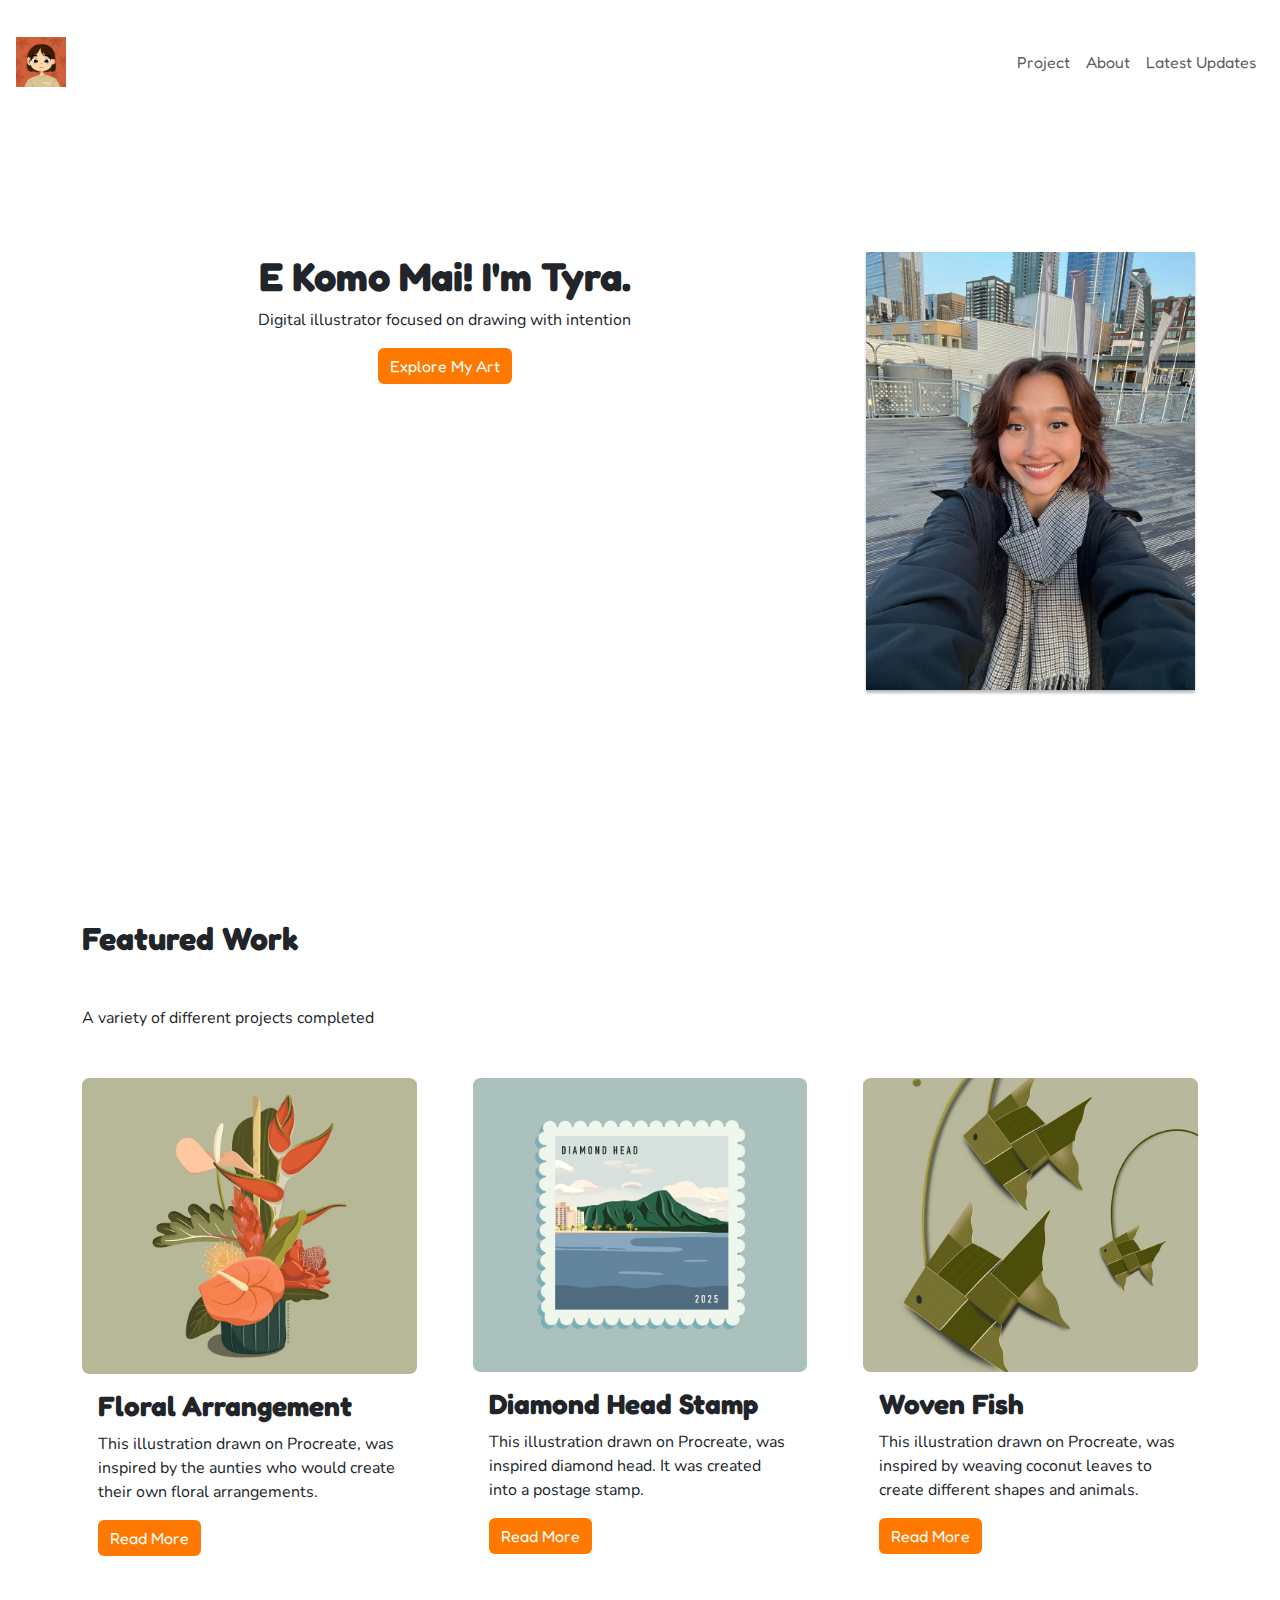
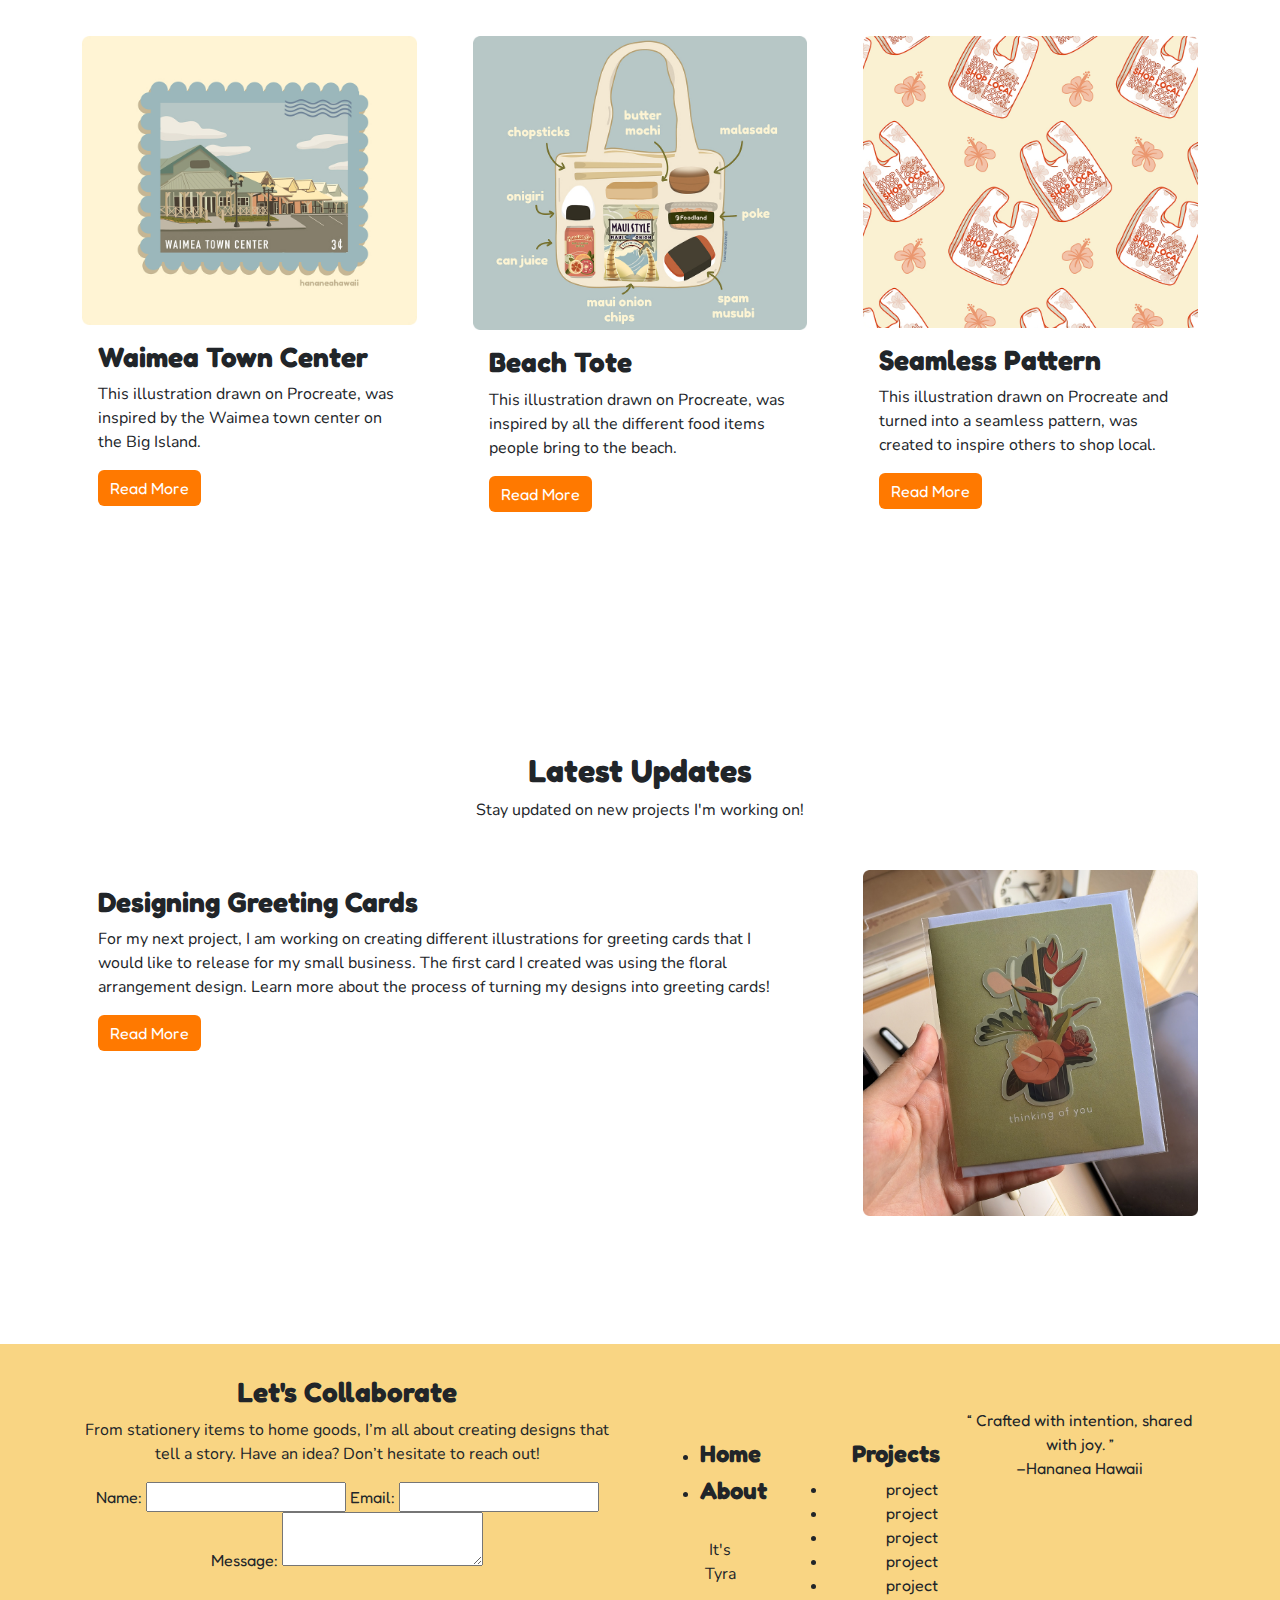
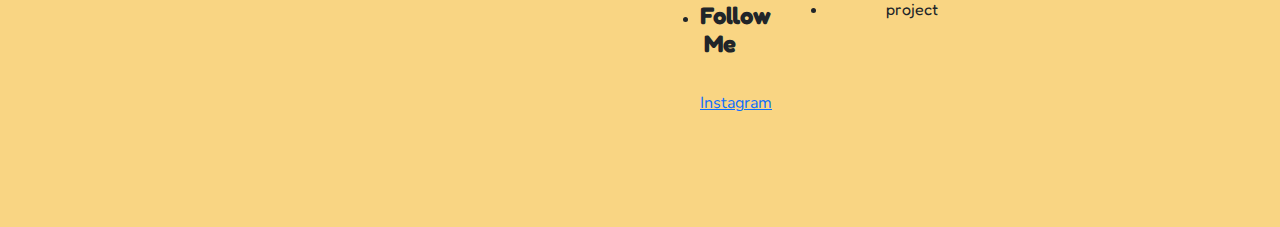
<file: index.html>
<!DOCTYPE html>
<html lang="en">

<head>
    <meta charset="UTF-8">
    <meta name="viewport" content="width=device-width, initial-scale=1.0">
    <title>Demo Portfolio</title>
    <link href="https://cdn.jsdelivr.net/npm/bootstrap@5.3.3/dist/css/bootstrap.min.css" rel="stylesheet"
        integrity="sha384-QWTKZyjpPEjISv5WaRU9OFeRpok6YctnYmDr5pNlyT2bRjXh0JMhjY6hW+ALEwIH" crossorigin="anonymous">

    <!-- REQUIRED: Your Custom CSS-->
    <link rel="stylesheet" href="css/style.css">

    <!-- REQUIRED: Google Font API -->
    <link
        href="https://fonts.googleapis.com/css2?family=Fredoka:wght@300..700&family=Nunito:ital,wght@0,200..1000;1,200..1000&display=swap"
        rel="stylesheet">
    <link
        href="https://fonts.googleapis.com/css2?family=Fredoka:wght@300..700&family=Nunito:ital,wght@0,200..1000;1,200..1000&display=swap"
        rel="stylesheet">
</head>

<body>
    <!-- Content will go here -->
    <!-- Start of Header Section -->
    <header class="py-3">
        <nav class="navbar navbar-expand-lg">
            <!-- Logo -->
            <a class="navbar-brand" href="#"><img src="img/profile picture square.png" alt="self" width="50"
                    height="50"></a>
            <button class="navbar-toggler" type="button" data-bs-toggle="collapse" data-bs-target="#navbarNav"
                aria-controls="navbarNav" aria-expanded="false" aria-label="Toggle navigation">
                <span class="navbar-toggler-icon"></span>
            </button>
            <div class="collapse navbar-collapse" id="navbarNav">
                <ul class="navbar-nav ms-auto">
                    <!-- Menu Links -->
                    <li class="nav-item"><a class="nav-link" href="#projects">Project</a></li>
                    <li class="nav-item"><a class="nav-link" href="#about">About</a></li>
                    <li class="nav-item"><a class="nav-link" href="#latest-update">Latest Updates</a></li>
                </ul>
            </div>
        </nav>
    </header>
    <!-- End of Header Section -->

    <!-- Start of Hero Section -->
    <section class="hero">
        <div class="container">
            <div class="row swapped">
                <div class="one-third">
                    <img class="self" src="img/self.jpg" alt="self img" width="918" height="1218">
                </div>
                <div class="two-thirds">
                    <h1 class="text-centered">E Komo Mai! I&apos;m Tyra.</h1>
                    <p class="text-centered">Digital illustrator focused on drawing with intention</p>
                    <a class="btn btn-primary btn-hero" href="#" role="button">Explore My Art</a>
                </div>
            </div>
        </div>
    </section>
    <!-- End of Hero Section -->

    <!-- Start of Projects Section -->
    <section id="projects" class="works">
        <div class="container">
            <h2 class="mb-5">Featured Work</h2>
            <p>A variety of different projects completed</p>
            <div class="row">
                <!-- Start of Card -->
                <div class="one-third">
                    <div class="card">
                        <img src="img/floral_arrangement.jpg" alt="placeholder2000x1500" width="2000" height="1500">
                        <div class="card-body">
                            <h3 class="card-title">Floral Arrangement</h3>
                            <p class="card-text">This illustration drawn on Procreate, was inspired by the aunties who
                                would create their own floral arrangements.</p>
                            <a class="btn btn-primary" href="#" role="button">Read More</a>
                        </div>
                    </div>
                </div>
                <!-- End of Card -->
                <!-- Start of Card -->

                <div class="one-third">
                    <div class="card">
                        <img src="img/diamond_head_stamp.jpg" alt="placeholder2000x1500" width="2000" height="1500">
                        <div class="card-body">
                            <h3 class="card-title">Diamond Head Stamp</h3>
                            <p class="card-text">This illustration drawn on Procreate, was inspired diamond head. It was
                                created into a postage stamp.</p>
                            <a class="btn btn-primary" href="#" role="button">Read More</a>
                        </div>
                    </div>
                </div>
                <!-- End of Card -->
                <!-- Start of Card -->
                <div class="one-third">
                    <div class="card">
                        <img src="img/woven_fish.jpg" alt="placeholder2000x1500" width="2000" height="1500">
                        <div class="card-body">
                            <h3 class="card-title">Woven Fish</h3>
                            <p class="card-text">This illustration drawn on Procreate, was inspired by weaving coconut
                                leaves to create different shapes and animals.</p>
                            <a class="btn btn-primary" href="#" role="button">Read More</a>
                        </div>
                    </div>
                </div>
                <!-- End of Card -->
            </div>
            <div class="row">
                <!-- Start of Card -->
                <div class="one-third">
                    <div class="card">
                        <img src="img/waimea_town_center.jpg" alt="placeholder2000x1500" width="2000" height="1500">
                        <div class="card-body">
                            <h3 class="card-title">Waimea Town Center</h3>
                            <p class="card-text">This illustration drawn on Procreate, was inspired by the Waimea town
                                center on the Big Island.</p>
                            <a class="btn btn-primary" href="#" role="button">Read More</a>
                        </div>
                    </div>
                </div>
                <!-- End of Card -->
                <!-- Start of Card -->

                <div class="one-third">
                    <div class="card">
                        <img src="img/beach_tote.jpg" alt="placeholder2000x1500" width="2000" height="1500">
                        <div class="card-body">
                            <h3 class="card-title">Beach Tote</h3>
                            <p class="card-text">This illustration drawn on Procreate, was inspired by all the different
                                food items people bring to the&nbsp;beach.</p>
                            <a class="btn btn-primary" href="#" role="button">Read More</a>
                        </div>
                    </div>
                </div>
                <!-- End of Card -->
                <!-- Start of Card -->
                <div class="one-third">
                    <div class="card">
                        <img src="img/seamless_pattern.jpg" alt="placeholder2000x1500" width="2000" height="1500">
                        <div class="card-body">
                            <h3 class="card-title">Seamless Pattern</h3>
                            <p class="card-text">This illustration drawn on Procreate and turned into a seamless
                                pattern, was created to inspire others to shop local.</p>
                            <a class="btn btn-primary" href="#" role="button">Read More</a>
                        </div>
                    </div>
                </div>
                <!-- End of Card -->
            </div>
        </div>
    </section>
    <!-- End of Projects Section -->


    <!-- Start of About Me Section -->
    <section id="latest-update">
        <div class="container">
            <h2 class="text-centered">Latest Updates</h2>
            <p class="text-centered">Stay updated on new projects I&apos;m working on!</p>
            <div class="row swapped">
                <div class="one-third">
                    <img src="img/greeting_card.jpg" alt="placeholder2000x1500" width="2000" height="1500">
                </div>
                <div class="two-thirds">
                    <div class="card">
                        <div class="card-body">
                            <h3 class="card-title">Designing Greeting Cards</h3>
                            <p class="card-text">For my next project, I am working on creating different illustrations
                                for greeting cards that I would like to release for my small business. The first card I
                                created was using the floral arrangement design. Learn more about the process of turning
                                my designs into greeting cards!</p>
                            <a href="#" class="btn btn-primary">Read More</a>
                        </div>
                    </div>
                </div>
            </div>
            <!-- End of Card -->
    </section>
    <!-- End of About Me Section -->

    </div>

    <!-- Start of Footer Section -->
    <footer>
        <div class="container">
            <div class="row">
                <div class="one-half">
                    <h3>Let's Collaborate</h3>
                    <p>From stationery items to home goods, I’m all about creating designs that tell a story. Have an
                        idea? Don’t hesitate to reach out!</p>
                    <label for="name">Name:</label>
                    <input type="text" id="name" name="user_name">
                    <label for="name">Email:</label>
                    <input type="text" id="email" name="user_email">
                    <label for="bio">Message:</label>
                    <textarea id="message" name="user_message"></textarea>
                </div>
                <div class="one-half">
                    <div class="row">
                        <div class="one-half">
                            <div class="row">
                                <div class="one-third">
                                    <ul>
                                        <li>
                                            <h4>Home</h4>
                                        </li>
                                        <li>
                                            <h4>About</h4><br>
                                            <p>It's Tyra</p>
                                        </li>
                                        <li>
                                            <h4>Follow Me</h4><br>
                                            <p><a href="#">Instagram</a></p>
                                        </li>
                                    </ul>
                                </div>
                                <div class="two-thirds">
                                    <h4>Projects</h4>
                                    <ul class="project-list">
                                        <li>project</li>
                                        <li>project</li>
                                        <li>project</li>
                                        <li>project</li>
                                        <li>project</li>
                                        <li>project</li>
                                    </ul>
                                </div>
                            </div>
                        </div>
                        <div class="one-half">
                            <blockquote>&ldquo; Crafted with intention, shared with joy. &rdquo;<br>&ndash;Hananea
                                Hawaii</blockquote>
                        </div>
                    </div>
                </div>
            </div>
            <!-- <div class="row">
                    <div class="one-half">
                        <div class="text-left">
                            <div class="">
                                <h3>Let&apos;s Chat</h3>
                                <p>Contact information will be here.</p>
                                <a href="mailto:emailaddy" class="btn btn-primary">Contact Me</a>
                            </div>
                        </div>
                    </div>
                    <div class="one-half social-links">
                        <svg xmlns="http://www.w3.org/2000/svg" width="16" height="16" fill="currentColor" class="bi bi-facebook" viewBox="0 0 16 16">
                            <path d="M16 8.049c0-4.446-3.582-8.05-8-8.05C3.58 0-.002 3.603-.002 8.05c0 4.017 2.926 7.347 6.75 7.951v-5.625h-2.03V8.05H6.75V6.275c0-2.017 1.195-3.131 3.022-3.131.876 0 1.791.157 1.791.157v1.98h-1.009c-.993 0-1.303.621-1.303 1.258v1.51h2.218l-.354 2.326H9.25V16c3.824-.604 6.75-3.934 6.75-7.951" />
                        </svg>
                        <svg xmlns="http://www.w3.org/2000/svg" width="16" height="16" fill="currentColor" class="bi bi-tiktok" viewBox="0 0 16 16">
                            <path d="M9 0h1.98c.144.715.54 1.617 1.235 2.512C12.895 3.389 13.797 4 15 4v2c-1.753 0-3.07-.814-4-1.829V11a5 5 0 1 1-5-5v2a3 3 0 1 0 3 3z" />
                        </svg>
                        <svg xmlns="http://www.w3.org/2000/svg" width="16" height="16" fill="currentColor" class="bi bi-instagram" viewBox="0 0 16 16">
                            <path d="M8 0C5.829 0 5.556.01 4.703.048 3.85.088 3.269.222 2.76.42a3.9 3.9 0 0 0-1.417.923A3.9 3.9 0 0 0 .42 2.76C.222 3.268.087 3.85.048 4.7.01 5.555 0 5.827 0 8.001c0 2.172.01 2.444.048 3.297.04.852.174 1.433.372 1.942.205.526.478.972.923 1.417.444.445.89.719 1.416.923.51.198 1.09.333 1.942.372C5.555 15.99 5.827 16 8 16s2.444-.01 3.298-.048c.851-.04 1.434-.174 1.943-.372a3.9 3.9 0 0 0 1.416-.923c.445-.445.718-.891.923-1.417.197-.509.332-1.09.372-1.942C15.99 10.445 16 10.173 16 8s-.01-2.445-.048-3.299c-.04-.851-.175-1.433-.372-1.941a3.9 3.9 0 0 0-.923-1.417A3.9 3.9 0 0 0 13.24.42c-.51-.198-1.092-.333-1.943-.372C10.443.01 10.172 0 7.998 0zm-.717 1.442h.718c2.136 0 2.389.007 3.232.046.78.035 1.204.166 1.486.275.373.145.64.319.92.599s.453.546.598.92c.11.281.24.705.275 1.485.039.843.047 1.096.047 3.231s-.008 2.389-.047 3.232c-.035.78-.166 1.203-.275 1.485a2.5 2.5 0 0 1-.599.919c-.28.28-.546.453-.92.598-.28.11-.704.24-1.485.276-.843.038-1.096.047-3.232.047s-2.39-.009-3.233-.047c-.78-.036-1.203-.166-1.485-.276a2.5 2.5 0 0 1-.92-.598 2.5 2.5 0 0 1-.6-.92c-.109-.281-.24-.705-.275-1.485-.038-.843-.046-1.096-.046-3.233s.008-2.388.046-3.231c.036-.78.166-1.204.276-1.486.145-.373.319-.64.599-.92s.546-.453.92-.598c.282-.11.705-.24 1.485-.276.738-.034 1.024-.044 2.515-.045zm4.988 1.328a.96.96 0 1 0 0 1.92.96.96 0 0 0 0-1.92m-4.27 1.122a4.109 4.109 0 1 0 0 8.217 4.109 4.109 0 0 0 0-8.217m0 1.441a2.667 2.667 0 1 1 0 5.334 2.667 2.667 0 0 1 0-5.334" />
                        </svg>
                        <svg xmlns="http://www.w3.org/2000/svg" width="16" height="16" fill="currentColor" class="bi bi-twitter-x" viewBox="0 0 16 16">
                            <path d="M12.6.75h2.454l-5.36 6.142L16 15.25h-4.937l-3.867-5.07-4.425 5.07H.316l5.733-6.57L0 .75h5.063l3.495 4.633L12.601.75Zm-.86 13.028h1.36L4.323 2.145H2.865z" />
                        </svg>
                        <svg xmlns="http://www.w3.org/2000/svg" width="16" height="16" fill="currentColor" class="bi bi-youtube" viewBox="0 0 16 16">
                            <path d="M8.051 1.999h.089c.822.003 4.987.033 6.11.335a2.01 2.01 0 0 1 1.415 1.42c.101.38.172.883.22 1.402l.01.104.022.26.008.104c.065.914.073 1.77.074 1.957v.075c-.001.194-.01 1.108-.082 2.06l-.008.105-.009.104c-.05.572-.124 1.14-.235 1.558a2.01 2.01 0 0 1-1.415 1.42c-1.16.312-5.569.334-6.18.335h-.142c-.309 0-1.587-.006-2.927-.052l-.17-.006-.087-.004-.171-.007-.171-.007c-1.11-.049-2.167-.128-2.654-.26a2.01 2.01 0 0 1-1.415-1.419c-.111-.417-.185-.986-.235-1.558L.09 9.82l-.008-.104A31 31 0 0 1 0 7.68v-.123c.002-.215.01-.958.064-1.778l.007-.103.003-.052.008-.104.022-.26.01-.104c.048-.519.119-1.023.22-1.402a2.01 2.01 0 0 1 1.415-1.42c.487-.13 1.544-.21 2.654-.26l.17-.007.172-.006.086-.003.171-.007A100 100 0 0 1 7.858 2zM6.4 5.209v4.818l4.157-2.408z" />
                        </svg>
                    </div>
                </div> -->
        </div>

    </footer>
    <!-- End of Footer Section -->


    <!-- REQUIRED: Javascript -->
    <script src="https://cdn.jsdelivr.net/npm/bootstrap@5.3.3/dist/js/bootstrap.bundle.min.js"
        integrity="sha384-YvpcrYf0tY3lHB60NNkmXc5s9fDVZLESaAA55NDzOxhy9GkcIdslK1eN7N6jIeHz"
        crossorigin="anonymous"></script>
</body>

</html>
</file>
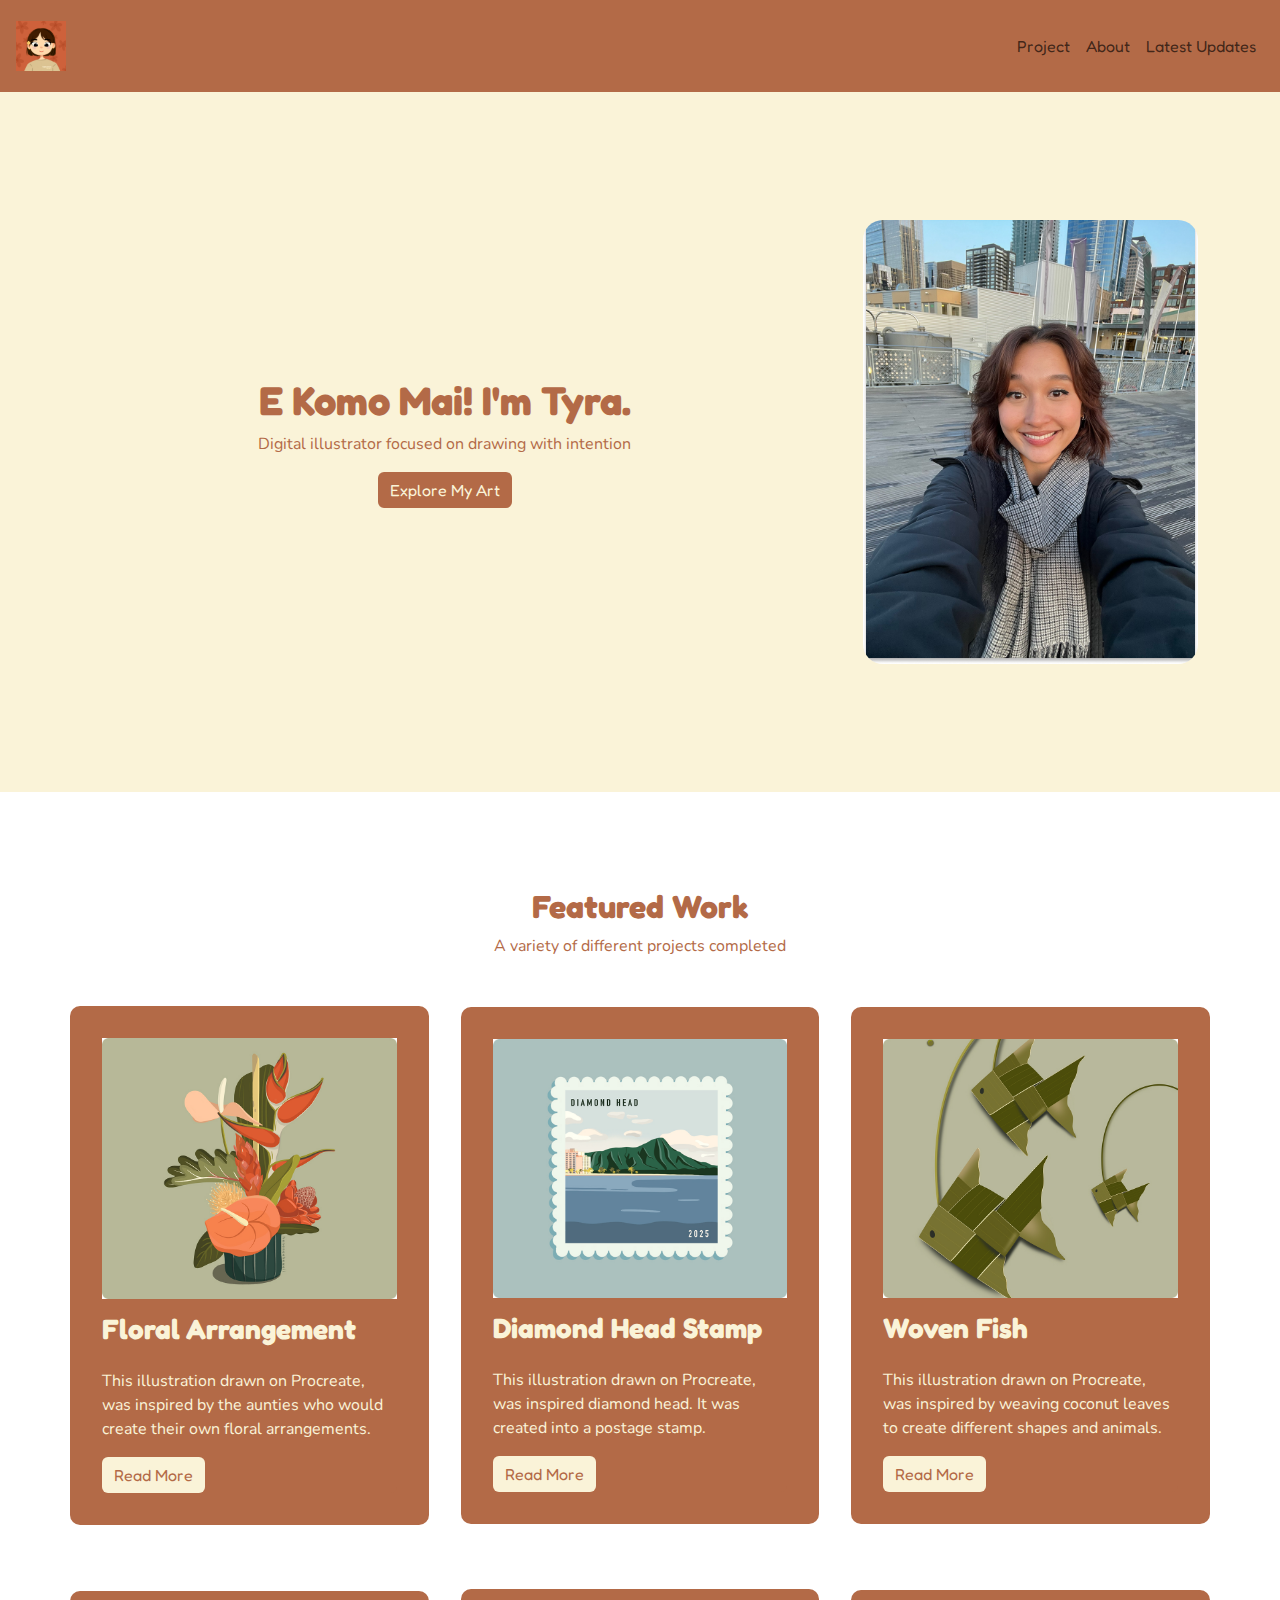
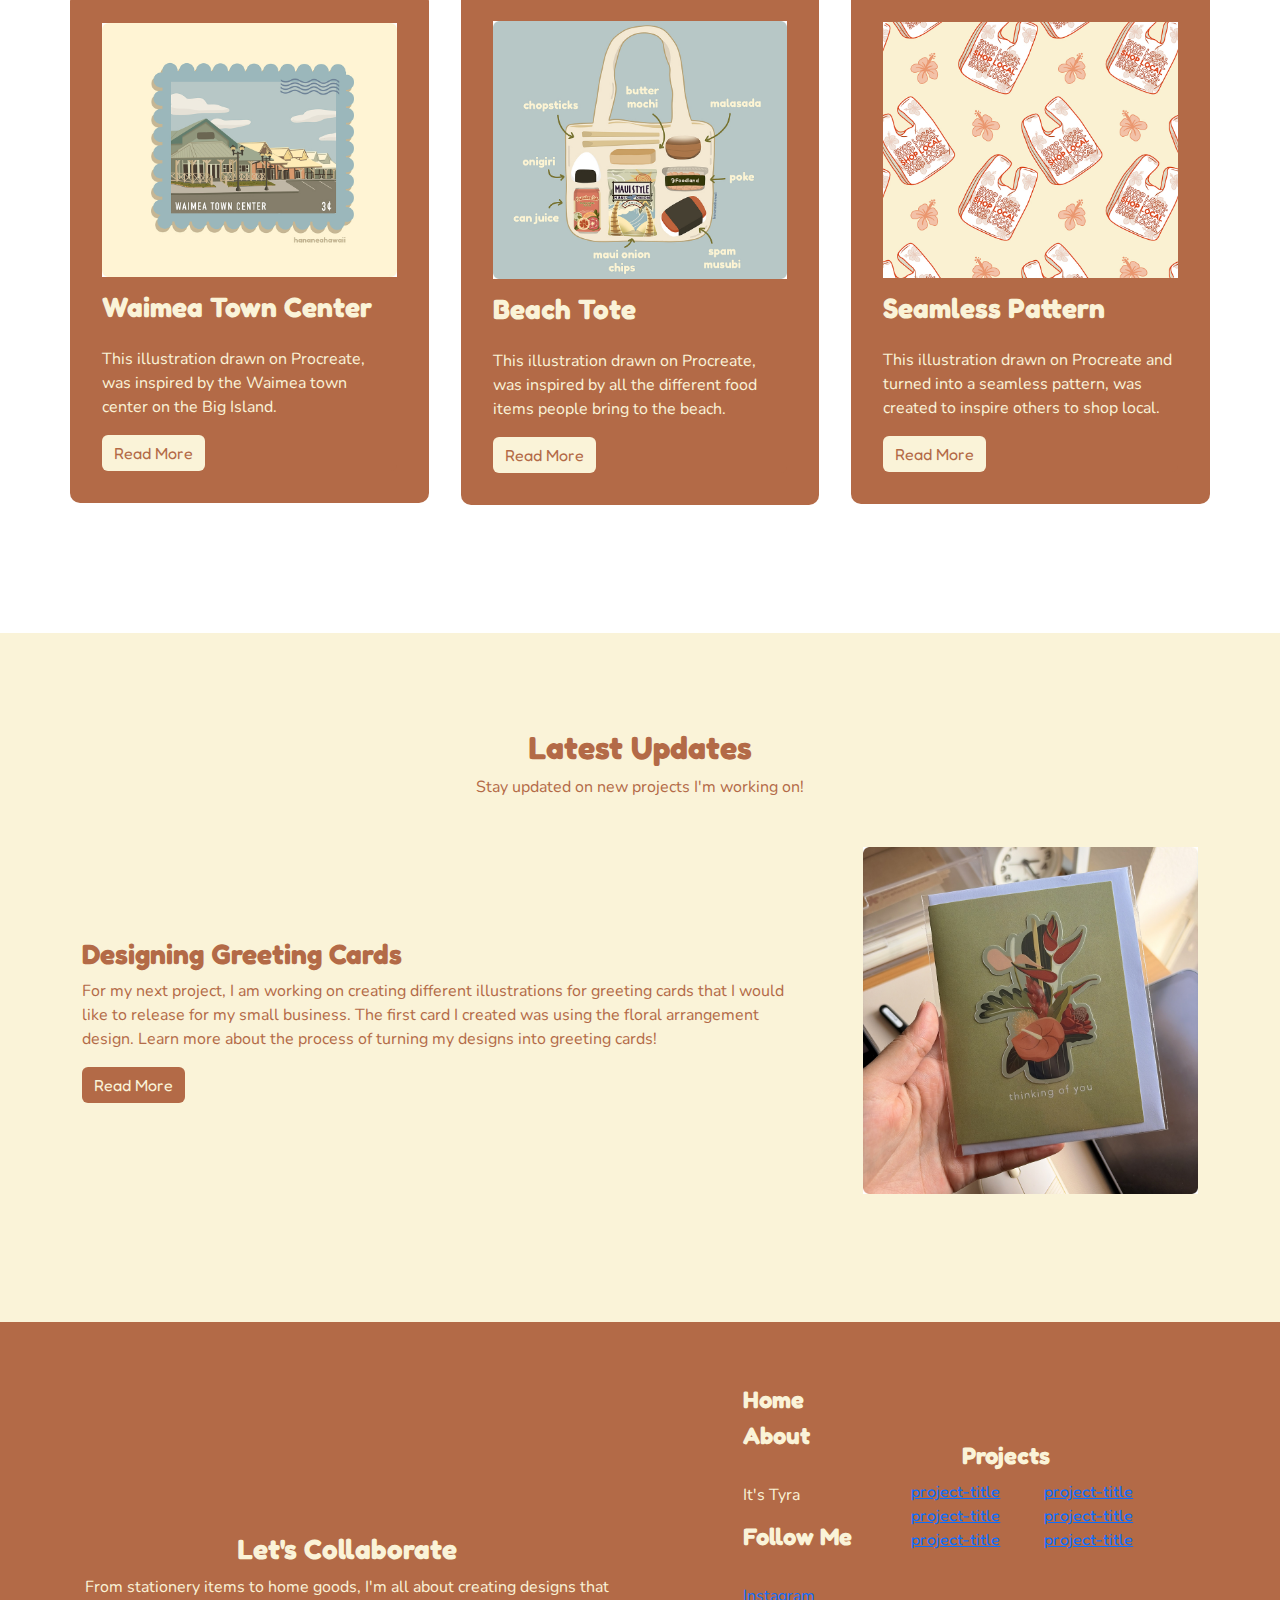
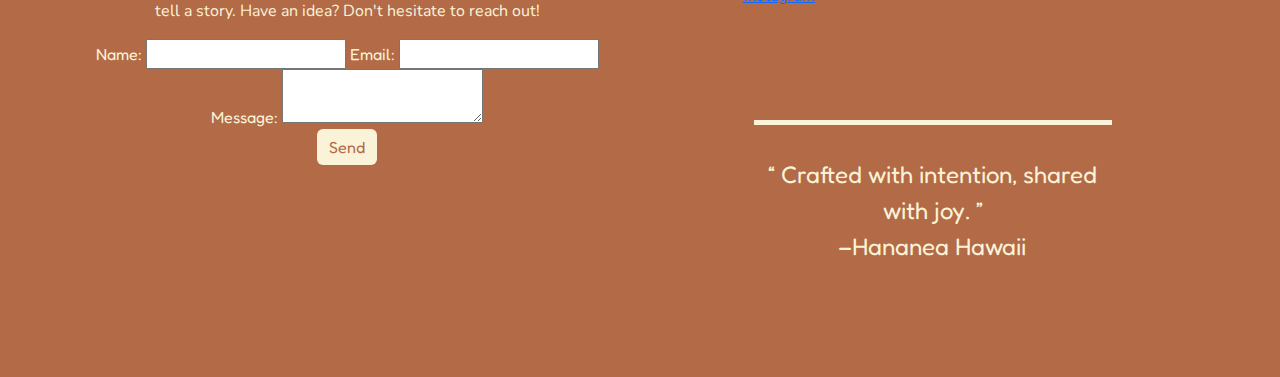
<file: V2 HTML Build/index.html>
<!DOCTYPE html>
<html lang="en">

    <head>
        <meta charset="UTF-8">
        <meta name="viewport" content="width=device-width, initial-scale=1.0">
        <title>Tyra Portfolio</title>
        <link href="https://cdn.jsdelivr.net/npm/bootstrap@5.3.3/dist/css/bootstrap.min.css" rel="stylesheet" integrity="sha384-QWTKZyjpPEjISv5WaRU9OFeRpok6YctnYmDr5pNlyT2bRjXh0JMhjY6hW+ALEwIH" crossorigin="anonymous">

        <!-- REQUIRED: Your Custom CSS-->
        <link rel="stylesheet" href="css/style.css">

        <!-- REQUIRED: Google Font API -->
        <link href="https://fonts.googleapis.com/css2?family=Fredoka:wght@300..700&family=Nunito:ital,wght@0,200..1000;1,200..1000&display=swap" rel="stylesheet">
        <link href="https://fonts.googleapis.com/css2?family=Fredoka:wght@300..700&family=Nunito:ital,wght@0,200..1000;1,200..1000&display=swap" rel="stylesheet">
    </head>

    <body>
        <!-- Content will go here -->
        <!-- Start of Header Section -->
        <header class="py-3">
            <nav class="navbar navbar-expand-lg">
                <!-- Logo -->
                <a class="navbar-brand" href="#"><img src="img/profile picture square.png" alt="self" width="50" height="50"></a>
                <button class="navbar-toggler" type="button" data-bs-toggle="collapse" data-bs-target="#navbarNav" aria-controls="navbarNav" aria-expanded="false" aria-label="Toggle navigation">
                    <span class="navbar-toggler-icon"></span>
                </button>
                <div class="collapse navbar-collapse" id="navbarNav">
                    <ul class="navbar-nav ms-auto">
                        <!-- Menu Links -->
                        <li class="nav-item"><a class="nav-link" href="project.html">Project</a></li>
                        <li class="nav-item"><a class="nav-link" href="#about">About</a></li>
                        <li class="nav-item"><a class="nav-link" href="#latest-update">Latest Updates</a></li>
                    </ul>
                </div>
            </nav>
        </header>
        <!-- End of Header Section -->

        <!-- Start of Hero Section -->
        <section class="hero">
            <div class="container">
                <div class="row swapped">
                    <div class="one-third">
                        <img class="self" src="img/self.jpg" alt="self img" width="918" height="1218">
                    </div>
                    <div class="two-thirds">
                        <h1 class="text-centered">E Komo Mai! I&apos;m Tyra.</h1>
                        <p class="text-centered">Digital illustrator focused on drawing with intention</p>
                        <a class="btn btn-primary btn-hero" href="#" role="button">Explore My Art</a>
                    </div>
                </div>
            </div>
        </section>
        <!-- End of Hero Section -->

        <!-- Start of Projects Section -->
        <section id="projects" class="works">
            <div class="container">
                <h2 class="text-centered">Featured Work</h2>
                <p class="text-centered">A variety of different projects completed</p>
                <div class="row">
                    <!-- Start of Card -->
                    <div class="one-third card-bg">
                        <div class="card">
                            <img src="img/floral_arrangement.jpg" alt="placeholder2000x1500" width="2000" height="1500">
                            <div class="card-body">
                                <h3 class="card-title">Floral Arrangement</h3>
                                <p class="card-text">This illustration drawn on Procreate, was inspired by the aunties who
                                    would create their own floral arrangements.</p>
                                <a class="btn btn-primary" href="#" role="button">Read More</a>
                            </div>
                        </div>
                    </div>
                    <!-- End of Card -->
                    <!-- Start of Card -->

                    <div class="one-third card-bg">
                        <div class="card">
                            <img src="img/diamond_head_stamp.jpg" alt="placeholder2000x1500" width="2000" height="1500">
                            <div class="card-body">
                                <h3 class="card-title">Diamond Head Stamp</h3>
                                <p class="card-text">This illustration drawn on Procreate, was inspired diamond head. It was
                                    created into a postage stamp.</p>
                                <a class="btn btn-primary" href="#" role="button">Read More</a>
                            </div>
                        </div>
                    </div>
                    <!-- End of Card -->
                    <!-- Start of Card -->
                    <div class="one-third card-bg">
                        <div class="card">
                            <img src="img/woven_fish.jpg" alt="placeholder2000x1500" width="2000" height="1500">
                            <div class="card-body">
                                <h3 class="card-title">Woven Fish</h3>
                                <p class="card-text">This illustration drawn on Procreate, was inspired by weaving coconut
                                    leaves to create different shapes and animals.</p>
                                <a class="btn btn-primary" href="#" role="button">Read More</a>
                            </div>
                        </div>
                    </div>
                    <!-- End of Card -->
                </div>
                <div class="row">
                    <!-- Start of Card -->
                    <div class="one-third card-bg">
                        <div class="card">
                            <img src="img/waimea_town_center.jpg" alt="placeholder2000x1500" width="2000" height="1500">
                            <div class="card-body">
                                <h3 class="card-title">Waimea Town Center</h3>
                                <p class="card-text">This illustration drawn on Procreate, was inspired by the Waimea town
                                    center on the Big Island.</p>
                                <a class="btn btn-primary" href="#" role="button">Read More</a>
                            </div>
                        </div>
                    </div>
                    <!-- End of Card -->
                    <!-- Start of Card -->

                    <div class="one-third card-bg">
                        <div class="card">
                            <img src="img/beach_tote.jpg" alt="placeholder2000x1500" width="2000" height="1500">
                            <div class="card-body">
                                <h3 class="card-title">Beach Tote</h3>
                                <p class="card-text">This illustration drawn on Procreate, was inspired by all the different
                                    food items people bring to the&nbsp;beach.</p>
                                <a class="btn btn-primary" href="#" role="button">Read More</a>
                            </div>
                        </div>
                    </div>
                    <!-- End of Card -->
                    <!-- Start of Card -->
                    <div class="one-third card-bg">
                        <div class="card">
                            <img src="img/seamless_pattern.jpg" alt="placeholder2000x1500" width="2000" height="1500">
                            <div class="card-body">
                                <h3 class="card-title">Seamless Pattern</h3>
                                <p class="card-text">This illustration drawn on Procreate and turned into a seamless
                                    pattern, was created to inspire others to shop local.</p>
                                <a class="btn btn-primary" href="#" role="button">Read More</a>
                            </div>
                        </div>
                    </div>
                    <!-- End of Card -->
                </div>
            </div>
        </section>
        <!-- End of Projects Section -->


        <!-- Start of About Me Section -->
        <section id="latest-update">
            <div class="container">
                <h2 class="text-centered">Latest Updates</h2>
                <p class="text-centered">Stay updated on new projects I&apos;m working on!</p>
                <div class="row swapped">
                    <div class="one-third">
                        <img src="img/greeting_card.jpg" alt="placeholder2000x1500" width="2000" height="1500">
                    </div>
                    <div class="two-thirds">
                        <div class="card no-card-bg">
                            <div class="card-body">
                                <h3 class="card-title">Designing Greeting Cards</h3>
                                <p class="card-text">For my next project, I am working on creating different illustrations for greeting cards that I would like to release for my small business. The first card I created was using the floral arrangement design. Learn more about the process of turning my designs into greeting cards!</p>
                                <a href="#" class="btn btn-primary btn-latest">Read More</a>
                            </div>
                        </div>
                    </div>
                </div>
                <!-- End of Card -->
        </section>
        <!-- End of About Me Section -->

        </div>

        <!-- Start of Footer Section -->
        <footer>
            <div class="container">
                <div class="row">
                    <div class="one-half">
                        <h3>Let&apos;s Collaborate</h3>
                        <p>From stationery items to home goods, I&apos;m all about creating designs that tell a story. Have an
                            idea? Don&apos;t hesitate to reach out!</p>
                        <form action="#">
                            <label for="name">Name:</label>
                            <input type="text" id="name" name="user_name">
                            <label for="name">Email:</label>
                            <input type="text" id="email" name="user_email"><br>
                            <label for="bio">Message:</label>
                            <textarea id="message" name="user_message"></textarea><br>
                            <a class="btn btn-primary" href="#" role="button">Send</a>
                        </form>
                    </div>
                    <div class="one-half">
                        <div class="row">
                            <div class="col-3">
                                <ul>
                                    <li>
                                        <h4>Home</h4>
                                    </li>
                                    <li>
                                        <h4>About</h4><br>
                                        <p>It&apos;s&nbsp;Tyra</p>
                                    </li>
                                    <li>
                                        <h4>Follow&nbsp;Me</h4><br>
                                        <p><a href="#">Instagram</a></p>
                                    </li>
                                </ul>
                            </div>
                            <div class="col-9">
                                <h4>Projects</h4>
                                <ul class="project-list">
                                    <li><a href="#">project-title</a></li>
                                    <li><a href="#">project-title</a></li>
                                    <li><a href="#">project-title</a></li>
                                    <li><a href="#">project-title</a></li>
                                    <li><a href="#">project-title</a></li>
                                    <li><a href="#">project-title</a></li>
                                </ul>
                            </div>
                            <!-- <div class="row hrline"></div> -->
                            <!-- <div class="row"></div> -->
                            <div class="two-thirds centered hrline">
                                <blockquote>&ldquo; Crafted with intention, shared with joy. &rdquo;<br>&ndash;Hananea
                                    Hawaii</blockquote>
                            </div>
                        </div>
                    </div>
                </div>
            </div>
            <!-- <div class="row">
                    <div class="one-half">
                        <div class="text-left">
                            <div class="">
                                <h3>Let&apos;s Chat</h3>
                                <p>Contact information will be here.</p>
                                <a href="mailto:emailaddy" class="btn btn-primary">Contact Me</a>
                            </div>
                        </div>
                    </div>
                    <div class="one-half social-links">
                        <svg xmlns="http://www.w3.org/2000/svg" width="16" height="16" fill="currentColor" class="bi bi-facebook" viewBox="0 0 16 16">
                            <path d="M16 8.049c0-4.446-3.582-8.05-8-8.05C3.58 0-.002 3.603-.002 8.05c0 4.017 2.926 7.347 6.75 7.951v-5.625h-2.03V8.05H6.75V6.275c0-2.017 1.195-3.131 3.022-3.131.876 0 1.791.157 1.791.157v1.98h-1.009c-.993 0-1.303.621-1.303 1.258v1.51h2.218l-.354 2.326H9.25V16c3.824-.604 6.75-3.934 6.75-7.951" />
                        </svg>
                        <svg xmlns="http://www.w3.org/2000/svg" width="16" height="16" fill="currentColor" class="bi bi-tiktok" viewBox="0 0 16 16">
                            <path d="M9 0h1.98c.144.715.54 1.617 1.235 2.512C12.895 3.389 13.797 4 15 4v2c-1.753 0-3.07-.814-4-1.829V11a5 5 0 1 1-5-5v2a3 3 0 1 0 3 3z" />
                        </svg>
                        <svg xmlns="http://www.w3.org/2000/svg" width="16" height="16" fill="currentColor" class="bi bi-instagram" viewBox="0 0 16 16">
                            <path d="M8 0C5.829 0 5.556.01 4.703.048 3.85.088 3.269.222 2.76.42a3.9 3.9 0 0 0-1.417.923A3.9 3.9 0 0 0 .42 2.76C.222 3.268.087 3.85.048 4.7.01 5.555 0 5.827 0 8.001c0 2.172.01 2.444.048 3.297.04.852.174 1.433.372 1.942.205.526.478.972.923 1.417.444.445.89.719 1.416.923.51.198 1.09.333 1.942.372C5.555 15.99 5.827 16 8 16s2.444-.01 3.298-.048c.851-.04 1.434-.174 1.943-.372a3.9 3.9 0 0 0 1.416-.923c.445-.445.718-.891.923-1.417.197-.509.332-1.09.372-1.942C15.99 10.445 16 10.173 16 8s-.01-2.445-.048-3.299c-.04-.851-.175-1.433-.372-1.941a3.9 3.9 0 0 0-.923-1.417A3.9 3.9 0 0 0 13.24.42c-.51-.198-1.092-.333-1.943-.372C10.443.01 10.172 0 7.998 0zm-.717 1.442h.718c2.136 0 2.389.007 3.232.046.78.035 1.204.166 1.486.275.373.145.64.319.92.599s.453.546.598.92c.11.281.24.705.275 1.485.039.843.047 1.096.047 3.231s-.008 2.389-.047 3.232c-.035.78-.166 1.203-.275 1.485a2.5 2.5 0 0 1-.599.919c-.28.28-.546.453-.92.598-.28.11-.704.24-1.485.276-.843.038-1.096.047-3.232.047s-2.39-.009-3.233-.047c-.78-.036-1.203-.166-1.485-.276a2.5 2.5 0 0 1-.92-.598 2.5 2.5 0 0 1-.6-.92c-.109-.281-.24-.705-.275-1.485-.038-.843-.046-1.096-.046-3.233s.008-2.388.046-3.231c.036-.78.166-1.204.276-1.486.145-.373.319-.64.599-.92s.546-.453.92-.598c.282-.11.705-.24 1.485-.276.738-.034 1.024-.044 2.515-.045zm4.988 1.328a.96.96 0 1 0 0 1.92.96.96 0 0 0 0-1.92m-4.27 1.122a4.109 4.109 0 1 0 0 8.217 4.109 4.109 0 0 0 0-8.217m0 1.441a2.667 2.667 0 1 1 0 5.334 2.667 2.667 0 0 1 0-5.334" />
                        </svg>
                        <svg xmlns="http://www.w3.org/2000/svg" width="16" height="16" fill="currentColor" class="bi bi-twitter-x" viewBox="0 0 16 16">
                            <path d="M12.6.75h2.454l-5.36 6.142L16 15.25h-4.937l-3.867-5.07-4.425 5.07H.316l5.733-6.57L0 .75h5.063l3.495 4.633L12.601.75Zm-.86 13.028h1.36L4.323 2.145H2.865z" />
                        </svg>
                        <svg xmlns="http://www.w3.org/2000/svg" width="16" height="16" fill="currentColor" class="bi bi-youtube" viewBox="0 0 16 16">
                            <path d="M8.051 1.999h.089c.822.003 4.987.033 6.11.335a2.01 2.01 0 0 1 1.415 1.42c.101.38.172.883.22 1.402l.01.104.022.26.008.104c.065.914.073 1.77.074 1.957v.075c-.001.194-.01 1.108-.082 2.06l-.008.105-.009.104c-.05.572-.124 1.14-.235 1.558a2.01 2.01 0 0 1-1.415 1.42c-1.16.312-5.569.334-6.18.335h-.142c-.309 0-1.587-.006-2.927-.052l-.17-.006-.087-.004-.171-.007-.171-.007c-1.11-.049-2.167-.128-2.654-.26a2.01 2.01 0 0 1-1.415-1.419c-.111-.417-.185-.986-.235-1.558L.09 9.82l-.008-.104A31 31 0 0 1 0 7.68v-.123c.002-.215.01-.958.064-1.778l.007-.103.003-.052.008-.104.022-.26.01-.104c.048-.519.119-1.023.22-1.402a2.01 2.01 0 0 1 1.415-1.42c.487-.13 1.544-.21 2.654-.26l.17-.007.172-.006.086-.003.171-.007A100 100 0 0 1 7.858 2zM6.4 5.209v4.818l4.157-2.408z" />
                        </svg>
                    </div>
                </div> -->
            </div>

        </footer>
        <!-- End of Footer Section -->


        <!-- REQUIRED: Javascript -->
        <script src="https://cdn.jsdelivr.net/npm/bootstrap@5.3.3/dist/js/bootstrap.bundle.min.js" integrity="sha384-YvpcrYf0tY3lHB60NNkmXc5s9fDVZLESaAA55NDzOxhy9GkcIdslK1eN7N6jIeHz" crossorigin="anonymous"></script>
    </body>

</html>
</file>
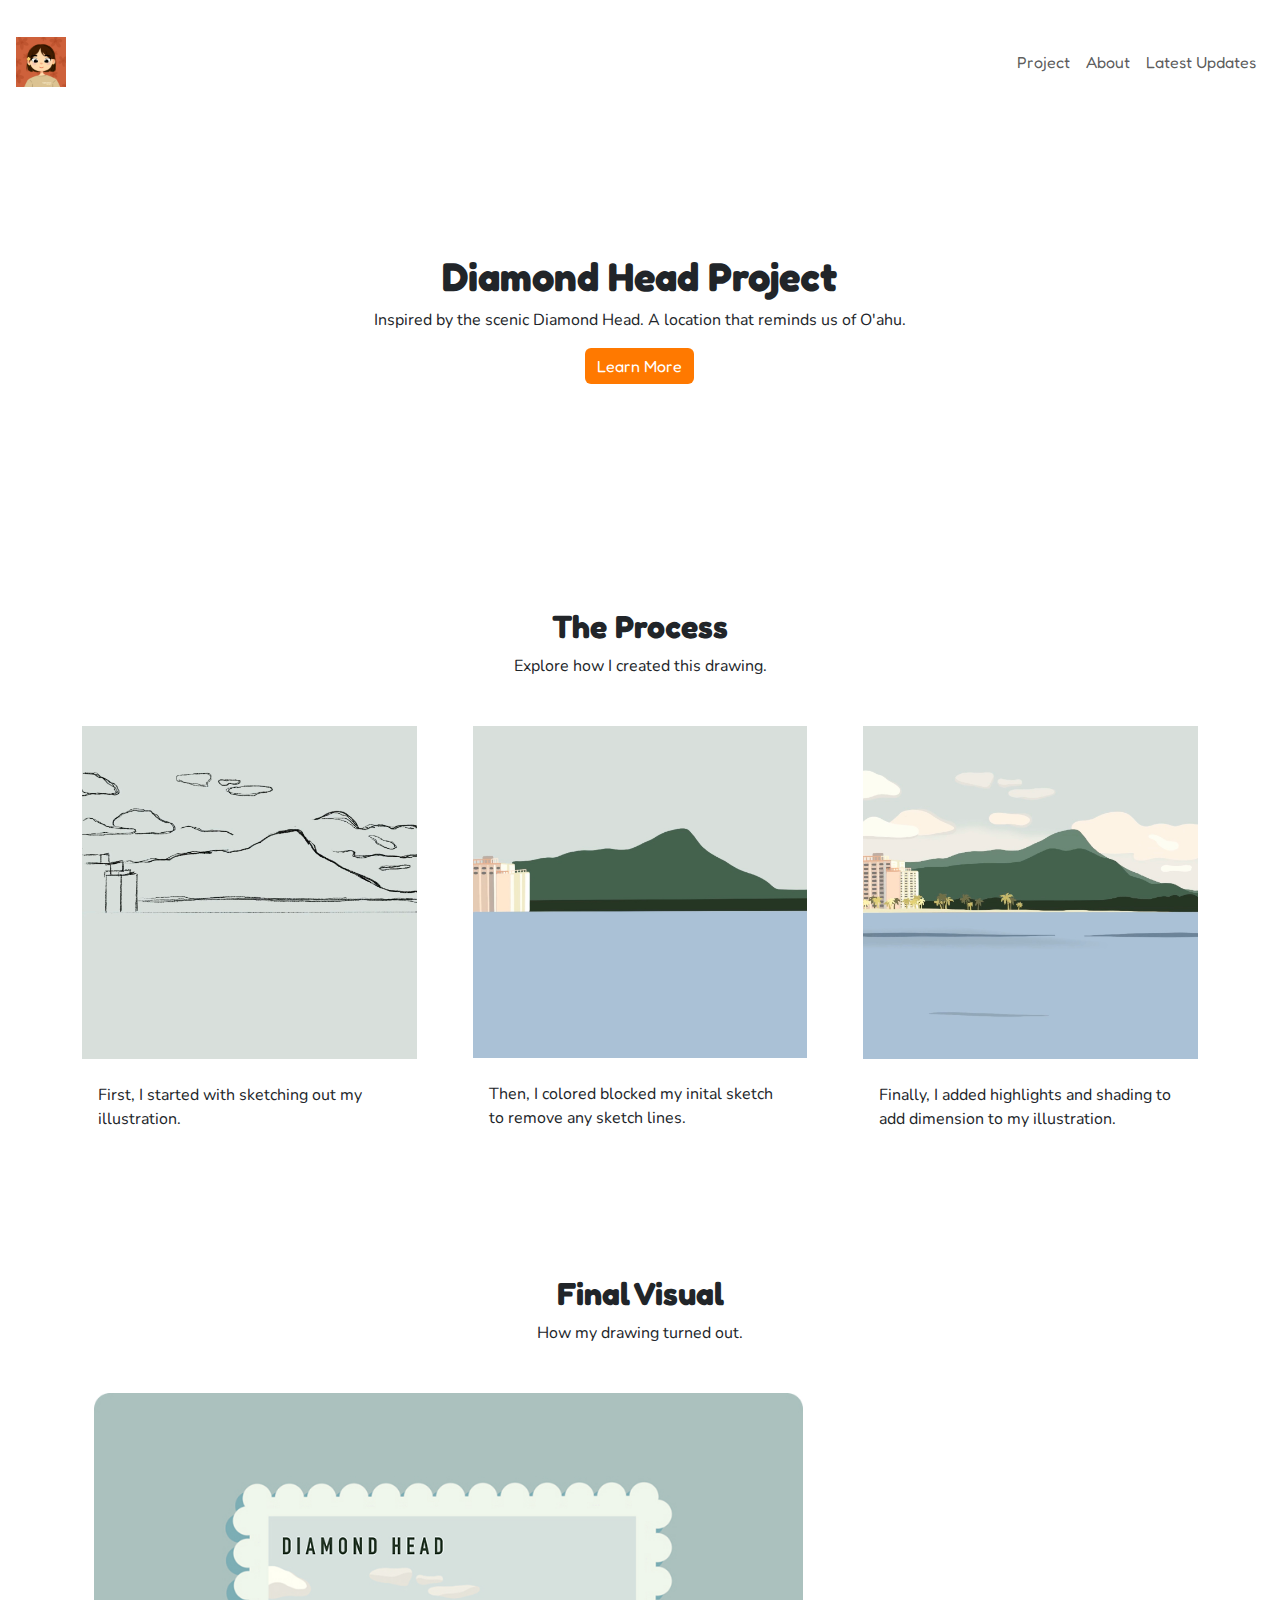
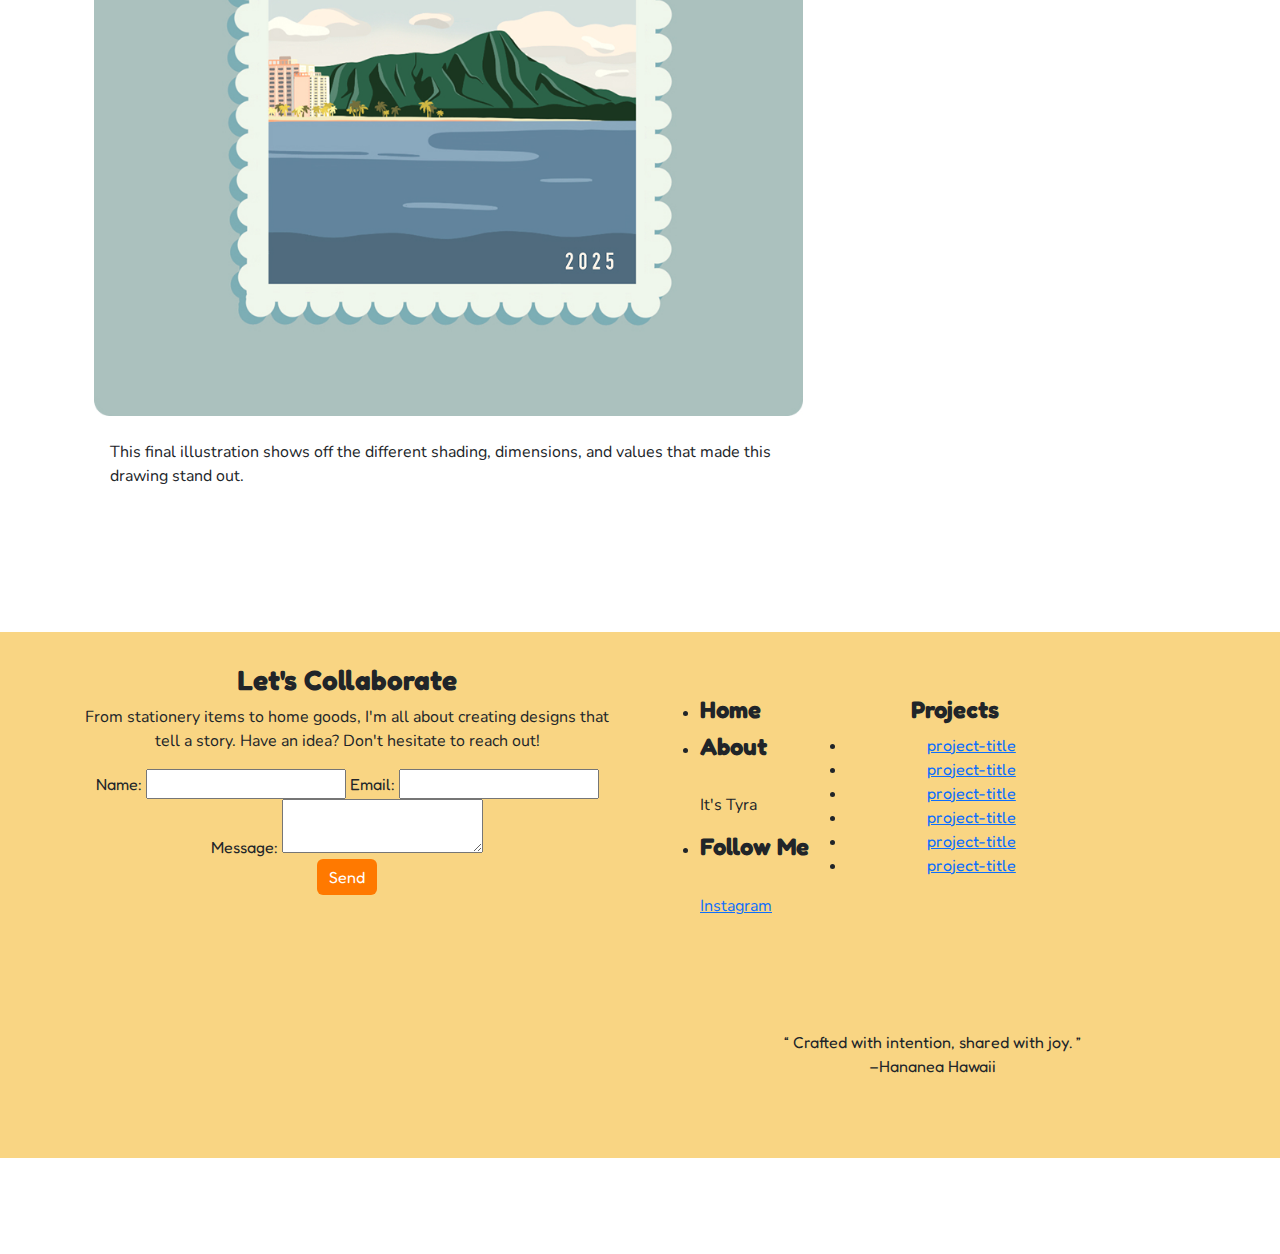
<file: Diamond Head.html>
<!DOCTYPE html>
<html lang="en">

<head>
    <meta charset="UTF-8">
    <meta name="viewport" content="width=device-width, initial-scale=1.0">
    <title>Diamond Head Page</title>
    <link href="https://cdn.jsdelivr.net/npm/bootstrap@5.3.3/dist/css/bootstrap.min.css" rel="stylesheet"
        integrity="sha384-QWTKZyjpPEjISv5WaRU9OFeRpok6YctnYmDr5pNlyT2bRjXh0JMhjY6hW+ALEwIH" crossorigin="anonymous">

    <!-- REQUIRED: Your Custom CSS-->
    <link rel="stylesheet" href="css/style.css">

    <!-- REQUIRED: Google Font API -->
    <link
        href="https://fonts.googleapis.com/css2?family=Fredoka:wght@300..700&family=Nunito:ital,wght@0,200..1000;1,200..1000&display=swap"
        rel="stylesheet">
</head>

<body>
    <!-- Content will go here -->
    <!-- Start of Header Section -->
    <header class="py-3">
        <nav class="navbar navbar-expand-lg">
            <!-- Logo -->
            <a class="navbar-brand" href="#"><img src="img/profile picture square.png" alt="self" width="50"
                    height="50"></a>
            <button class="navbar-toggler" type="button" data-bs-toggle="collapse" data-bs-target="#navbarNav"
                aria-controls="navbarNav" aria-expanded="false" aria-label="Toggle navigation">
                <span class="navbar-toggler-icon"></span>
            </button>
            <div class="collapse navbar-collapse" id="navbarNav">
                <ul class="navbar-nav ms-auto">
                    <!-- Menu Links -->
                    <li class="nav-item"><a class="nav-link" href="#projects">Project</a></li>
                    <li class="nav-item"><a class="nav-link" href="#about">About</a></li>
                    <li class="nav-item"><a class="nav-link" href="#latest-update">Latest Updates</a></li>
                </ul>
            </div>
        </nav>
    </header>
    <!-- End of Header Section -->

    <!-- Start of Hero Section -->
    <section class="hero">
        <div class="container">
            <div class="row">

                <div class="two-thirds centered">
                    <h1 class="text-centered">Diamond Head Project</h1>
                    <p class="text-centered">Inspired by the scenic Diamond Head. A location that reminds us of O'ahu.
                    </p>
                    <a class="btn btn-primary btn-hero" href="#" role="button">Learn More</a>
                </div>
            </div>
        </div>
    </section>
    <!-- End of Hero Section -->

    <!-- Start of Projects Section -->
    <section id="projects" class="works">
        <div class="container">
            <h2 class="text-centered">The Process</h2>
            <p class="text-centered">Explore how I created this drawing.</p>
            <div class="row">
                <!-- Start of Card -->
                <div class="one-third card-bg">
                    <div class="card">
                        <img src="img/DH_Progress_1.jpg" alt="placeholder2000x1500" width="2000" height="1500">
                        <div class="card-body">
                            <h3 class="card-title"></h3>
                            <p class="card-text">First, I started with sketching out my illustration.</p>

                        </div>
                    </div>
                </div>
                <!-- End of Card -->
                <!-- Start of Card -->

                <div class="one-third card-bg">
                    <div class="card">
                        <img src="img/DH_Progress_2.jpg" alt="placeholder2000x1500" width="2000" height="1500">
                        <div class="card-body">
                            <h3 class="card-title"></h3>
                            <p class="card-text">Then, I colored blocked my inital sketch to remove any sketch lines.
                            </p>

                        </div>
                    </div>
                </div>
                <!-- End of Card -->
                <!-- Start of Card -->
                <div class="one-third card-bg">
                    <div class="card">
                        <img src="img/DH_Progress_3.jpg" alt="placeholder2000x1500" width="2000" height="1500">
                        <div class="card-body">
                            <h3 class="card-title"></h3>
                            <p class="card-text">Finally, I added highlights and shading to add dimension to my
                                illustration. </p>

                        </div>
                    </div>
                </div>
                <!-- End of Card -->
            </div>

            <!-- End of Projects Section -->

            <!-- Start of Final Section -->
            <section id="projects" class="works">
                <div class="container">
                    <h2 class="text-centered">Final Visual</h2>
                    <p class="text-centered">How my drawing turned out.</p>
                    <div class="row">
                        <!-- Start of Card -->
                        <div class="two-thirds card-bg">
                            <div class="card">
                                <img src="img/diamond_head_stamp.jpg" alt="placeholder2000x1500" width="2000"
                                    height="1500">
                                <div class="card-body">
                                    <h3 class="card-title"></h3>
                                    <p class="card-text">This final illustration shows off the different shading,
                                        dimensions, and values that made this drawing stand out.</p>
            </section>
            <!-- End of About Me Section -->

        </div>

        <!-- Start of Footer Section -->
        <footer>
            <div class="container">
                <div class="row">
                    <div class="one-half">
                        <h3>Let&apos;s Collaborate</h3>
                        <p>From stationery items to home goods, I&apos;m all about creating designs that tell a story.
                            Have
                            an
                            idea? Don&apos;t hesitate to reach out!</p>
                        <form action="#">
                            <label for="name">Name:</label>
                            <input type="text" id="name" name="user_name">
                            <label for="name">Email:</label>
                            <input type="text" id="email" name="user_email"><br>
                            <label for="bio">Message:</label>
                            <textarea id="message" name="user_message"></textarea><br>
                            <a class="btn btn-primary" href="#" role="button">Send</a>
                        </form>
                    </div>
                    <div class="one-half">
                        <div class="row">
                            <div class="col-3">
                                <ul>
                                    <li>
                                        <h4>Home</h4>
                                    </li>
                                    <li>
                                        <h4>About</h4><br>
                                        <p>It&apos;s&nbsp;Tyra</p>
                                    </li>
                                    <li>
                                        <h4>Follow&nbsp;Me</h4><br>
                                        <p><a href="#">Instagram</a></p>
                                    </li>
                                </ul>
                            </div>
                            <div class="col-9">
                                <h4>Projects</h4>
                                <ul class="project-list">
                                    <li><a href="#">project-title</a></li>
                                    <li><a href="#">project-title</a></li>
                                    <li><a href="#">project-title</a></li>
                                    <li><a href="#">project-title</a></li>
                                    <li><a href="#">project-title</a></li>
                                    <li><a href="#">project-title</a></li>
                                </ul>
                            </div>
                            <!-- <div class="row hrline"></div> -->
                            <!-- <div class="row"></div> -->
                            <div class="two-thirds centered hrline">
                                <blockquote>&ldquo; Crafted with intention, shared with joy. &rdquo;<br>&ndash;Hananea
                                    Hawaii</blockquote>
                            </div>
                        </div>
                    </div>
                </div>
            </div>
            <!-- <div class="row">
                    <div class="one-half">
                        <div class="text-left">
                            <div class="">
                                <h3>Let&apos;s Chat</h3>
                                <p>Contact information will be here.</p>
                                <a href="mailto:emailaddy" class="btn btn-primary">Contact Me</a>
                            </div>
                        </div>
                    </div>
                    <div class="one-half social-links">
                        <svg xmlns="http://www.w3.org/2000/svg" width="16" height="16" fill="currentColor" class="bi bi-facebook" viewBox="0 0 16 16">
                            <path d="M16 8.049c0-4.446-3.582-8.05-8-8.05C3.58 0-.002 3.603-.002 8.05c0 4.017 2.926 7.347 6.75 7.951v-5.625h-2.03V8.05H6.75V6.275c0-2.017 1.195-3.131 3.022-3.131.876 0 1.791.157 1.791.157v1.98h-1.009c-.993 0-1.303.621-1.303 1.258v1.51h2.218l-.354 2.326H9.25V16c3.824-.604 6.75-3.934 6.75-7.951" />
                        </svg>
                        <svg xmlns="http://www.w3.org/2000/svg" width="16" height="16" fill="currentColor" class="bi bi-tiktok" viewBox="0 0 16 16">
                            <path d="M9 0h1.98c.144.715.54 1.617 1.235 2.512C12.895 3.389 13.797 4 15 4v2c-1.753 0-3.07-.814-4-1.829V11a5 5 0 1 1-5-5v2a3 3 0 1 0 3 3z" />
                        </svg>
                        <svg xmlns="http://www.w3.org/2000/svg" width="16" height="16" fill="currentColor" class="bi bi-instagram" viewBox="0 0 16 16">
                            <path d="M8 0C5.829 0 5.556.01 4.703.048 3.85.088 3.269.222 2.76.42a3.9 3.9 0 0 0-1.417.923A3.9 3.9 0 0 0 .42 2.76C.222 3.268.087 3.85.048 4.7.01 5.555 0 5.827 0 8.001c0 2.172.01 2.444.048 3.297.04.852.174 1.433.372 1.942.205.526.478.972.923 1.417.444.445.89.719 1.416.923.51.198 1.09.333 1.942.372C5.555 15.99 5.827 16 8 16s2.444-.01 3.298-.048c.851-.04 1.434-.174 1.943-.372a3.9 3.9 0 0 0 1.416-.923c.445-.445.718-.891.923-1.417.197-.509.332-1.09.372-1.942C15.99 10.445 16 10.173 16 8s-.01-2.445-.048-3.299c-.04-.851-.175-1.433-.372-1.941a3.9 3.9 0 0 0-.923-1.417A3.9 3.9 0 0 0 13.24.42c-.51-.198-1.092-.333-1.943-.372C10.443.01 10.172 0 7.998 0zm-.717 1.442h.718c2.136 0 2.389.007 3.232.046.78.035 1.204.166 1.486.275.373.145.64.319.92.599s.453.546.598.92c.11.281.24.705.275 1.485.039.843.047 1.096.047 3.231s-.008 2.389-.047 3.232c-.035.78-.166 1.203-.275 1.485a2.5 2.5 0 0 1-.599.919c-.28.28-.546.453-.92.598-.28.11-.704.24-1.485.276-.843.038-1.096.047-3.232.047s-2.39-.009-3.233-.047c-.78-.036-1.203-.166-1.485-.276a2.5 2.5 0 0 1-.92-.598 2.5 2.5 0 0 1-.6-.92c-.109-.281-.24-.705-.275-1.485-.038-.843-.046-1.096-.046-3.233s.008-2.388.046-3.231c.036-.78.166-1.204.276-1.486.145-.373.319-.64.599-.92s.546-.453.92-.598c.282-.11.705-.24 1.485-.276.738-.034 1.024-.044 2.515-.045zm4.988 1.328a.96.96 0 1 0 0 1.92.96.96 0 0 0 0-1.92m-4.27 1.122a4.109 4.109 0 1 0 0 8.217 4.109 4.109 0 0 0 0-8.217m0 1.441a2.667 2.667 0 1 1 0 5.334 2.667 2.667 0 0 1 0-5.334" />
                        </svg>
                        <svg xmlns="http://www.w3.org/2000/svg" width="16" height="16" fill="currentColor" class="bi bi-twitter-x" viewBox="0 0 16 16">
                            <path d="M12.6.75h2.454l-5.36 6.142L16 15.25h-4.937l-3.867-5.07-4.425 5.07H.316l5.733-6.57L0 .75h5.063l3.495 4.633L12.601.75Zm-.86 13.028h1.36L4.323 2.145H2.865z" />
                        </svg>
                        <svg xmlns="http://www.w3.org/2000/svg" width="16" height="16" fill="currentColor" class="bi bi-youtube" viewBox="0 0 16 16">
                            <path d="M8.051 1.999h.089c.822.003 4.987.033 6.11.335a2.01 2.01 0 0 1 1.415 1.42c.101.38.172.883.22 1.402l.01.104.022.26.008.104c.065.914.073 1.77.074 1.957v.075c-.001.194-.01 1.108-.082 2.06l-.008.105-.009.104c-.05.572-.124 1.14-.235 1.558a2.01 2.01 0 0 1-1.415 1.42c-1.16.312-5.569.334-6.18.335h-.142c-.309 0-1.587-.006-2.927-.052l-.17-.006-.087-.004-.171-.007-.171-.007c-1.11-.049-2.167-.128-2.654-.26a2.01 2.01 0 0 1-1.415-1.419c-.111-.417-.185-.986-.235-1.558L.09 9.82l-.008-.104A31 31 0 0 1 0 7.68v-.123c.002-.215.01-.958.064-1.778l.007-.103.003-.052.008-.104.022-.26.01-.104c.048-.519.119-1.023.22-1.402a2.01 2.01 0 0 1 1.415-1.42c.487-.13 1.544-.21 2.654-.26l.17-.007.172-.006.086-.003.171-.007A100 100 0 0 1 7.858 2zM6.4 5.209v4.818l4.157-2.408z" />
                        </svg>
                    </div>
                </div> -->
            </div>

        </footer>
        <!-- End of Footer Section -->


        <!-- REQUIRED: Javascript -->
        <script src="https://cdn.jsdelivr.net/npm/bootstrap@5.3.3/dist/js/bootstrap.bundle.min.js"
            integrity="sha384-YvpcrYf0tY3lHB60NNkmXc5s9fDVZLESaAA55NDzOxhy9GkcIdslK1eN7N6jIeHz"
            crossorigin="anonymous"></script>
</body>

</html>
</file>
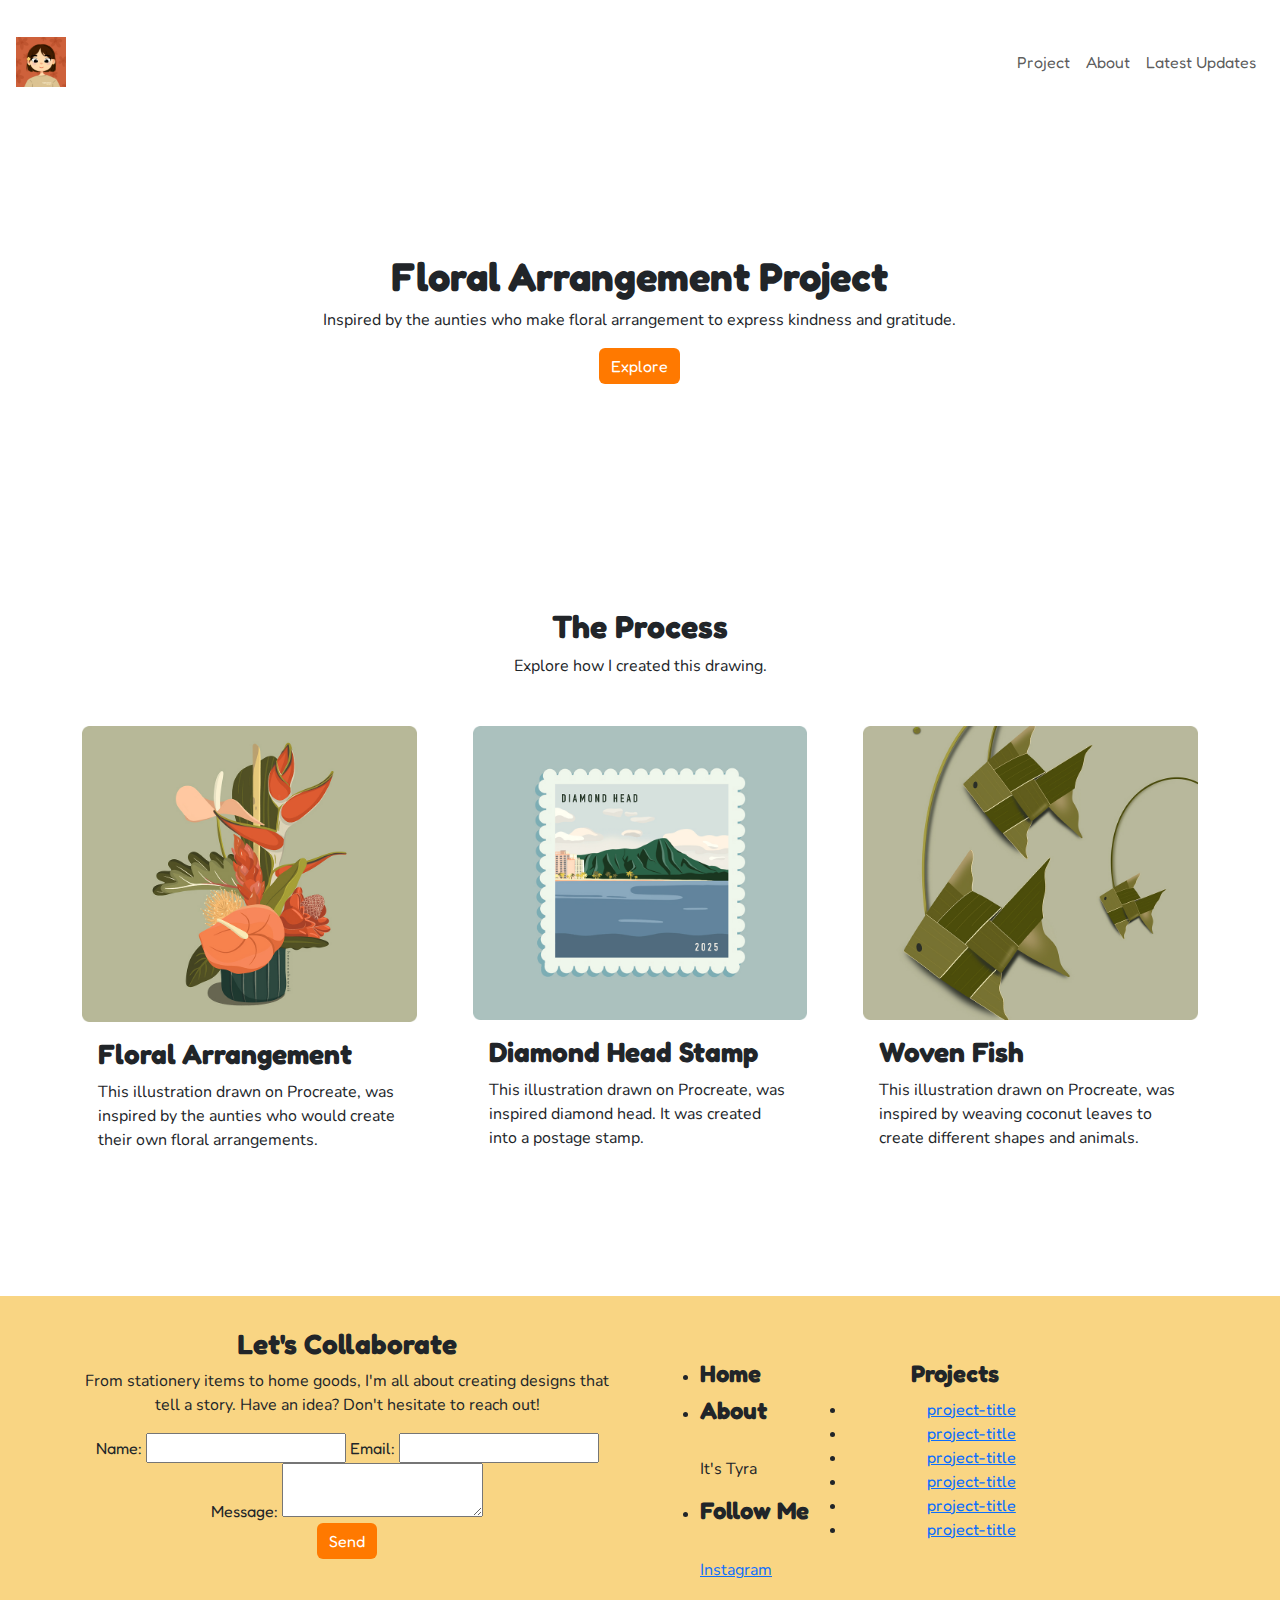
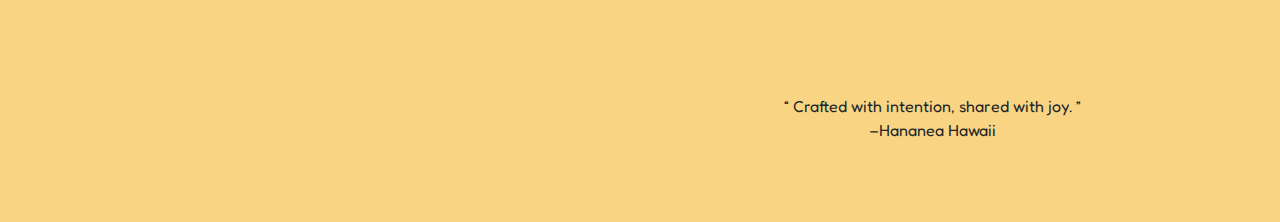
<file: floral arrangement.html>
<!DOCTYPE html>
<html lang="en">

<head>
    <meta charset="UTF-8">
    <meta name="viewport" content="width=device-width, initial-scale=1.0">
    <title>Floral Arrangement Page</title>
    <link href="https://cdn.jsdelivr.net/npm/bootstrap@5.3.3/dist/css/bootstrap.min.css" rel="stylesheet"
        integrity="sha384-QWTKZyjpPEjISv5WaRU9OFeRpok6YctnYmDr5pNlyT2bRjXh0JMhjY6hW+ALEwIH" crossorigin="anonymous">

    <!-- REQUIRED: Your Custom CSS-->
    <link rel="stylesheet" href="css/style.css">

    <!-- REQUIRED: Google Font API -->
    <link
        href="https://fonts.googleapis.com/css2?family=Fredoka:wght@300..700&family=Nunito:ital,wght@0,200..1000;1,200..1000&display=swap"
        rel="stylesheet">
    <link
        href="https://fonts.googleapis.com/css2?family=Fredoka:wght@300..700&family=Nunito:ital,wght@0,200..1000;1,200..1000&display=swap"
        rel="stylesheet">
</head>

<body>
    <!-- Content will go here -->
    <!-- Start of Header Section -->
    <header class="py-3">
        <nav class="navbar navbar-expand-lg">
            <!-- Logo -->
            <a class="navbar-brand" href="#"><img src="img/profile picture square.png" alt="self" width="50"
                    height="50"></a>
            <button class="navbar-toggler" type="button" data-bs-toggle="collapse" data-bs-target="#navbarNav"
                aria-controls="navbarNav" aria-expanded="false" aria-label="Toggle navigation">
                <span class="navbar-toggler-icon"></span>
            </button>
            <div class="collapse navbar-collapse" id="navbarNav">
                <ul class="navbar-nav ms-auto">
                    <!-- Menu Links -->
                    <li class="nav-item"><a class="nav-link" href="#projects">Project</a></li>
                    <li class="nav-item"><a class="nav-link" href="#about">About</a></li>
                    <li class="nav-item"><a class="nav-link" href="#latest-update">Latest Updates</a></li>
                </ul>
            </div>
        </nav>
    </header>
    <!-- End of Header Section -->

    <!-- Start of Hero Section -->
    <section class="hero">
        <div class="container">
            <div class="row">

                <div class="two-thirds centered">
                    <h1 class="text-centered">Floral Arrangement Project</h1>
                    <p class="text-centered">Inspired by the aunties who make floral arrangement to express kindness and
                        gratitude.</p>
                    <a class="btn btn-primary btn-hero" href="#" role="button">Explore</a>
                </div>
            </div>
        </div>
    </section>
    <!-- End of Hero Section -->

    <!-- Start of Projects Section -->
    <section id="projects" class="works">
        <div class="container">
            <h2 class="text-centered">The Process</h2>
            <p class="text-centered">Explore how I created this drawing.</p>
            <div class="row">
                <!-- Start of Card -->
                <div class="one-third card-bg">
                    <div class="card">
                        <img src="img/floral_arrangement.jpg" alt="placeholder2000x1500" width="2000" height="1500">
                        <div class="card-body">
                            <h3 class="card-title">Floral Arrangement</h3>
                            <p class="card-text">This illustration drawn on Procreate, was inspired by the aunties who
                                would create their own floral arrangements.</p>

                        </div>
                    </div>
                </div>
                <!-- End of Card -->
                <!-- Start of Card -->

                <div class="one-third card-bg">
                    <div class="card">
                        <img src="img/diamond_head_stamp.jpg" alt="placeholder2000x1500" width="2000" height="1500">
                        <div class="card-body">
                            <h3 class="card-title">Diamond Head Stamp</h3>
                            <p class="card-text">This illustration drawn on Procreate, was inspired diamond head. It was
                                created into a postage stamp.</p>

                        </div>
                    </div>
                </div>
                <!-- End of Card -->
                <!-- Start of Card -->
                <div class="one-third card-bg">
                    <div class="card">
                        <img src="img/woven_fish.jpg" alt="placeholder2000x1500" width="2000" height="1500">
                        <div class="card-body">
                            <h3 class="card-title">Woven Fish</h3>
                            <p class="card-text">This illustration drawn on Procreate, was inspired by weaving coconut
                                leaves to create different shapes and animals.</p>

                        </div>
                    </div>
                </div>
                <!-- End of Card -->
            </div>

            <!-- End of Projects Section -->

    </section>
    <!-- End of About Me Section -->

    </div>

    <!-- Start of Footer Section -->
    <footer>
        <div class="container">
            <div class="row">
                <div class="one-half">
                    <h3>Let&apos;s Collaborate</h3>
                    <p>From stationery items to home goods, I&apos;m all about creating designs that tell a story. Have
                        an
                        idea? Don&apos;t hesitate to reach out!</p>
                    <form action="#">
                        <label for="name">Name:</label>
                        <input type="text" id="name" name="user_name">
                        <label for="name">Email:</label>
                        <input type="text" id="email" name="user_email"><br>
                        <label for="bio">Message:</label>
                        <textarea id="message" name="user_message"></textarea><br>
                        <a class="btn btn-primary" href="#" role="button">Send</a>
                    </form>
                </div>
                <div class="one-half">
                    <div class="row">
                        <div class="col-3">
                            <ul>
                                <li>
                                    <h4>Home</h4>
                                </li>
                                <li>
                                    <h4>About</h4><br>
                                    <p>It&apos;s&nbsp;Tyra</p>
                                </li>
                                <li>
                                    <h4>Follow&nbsp;Me</h4><br>
                                    <p><a href="#">Instagram</a></p>
                                </li>
                            </ul>
                        </div>
                        <div class="col-9">
                            <h4>Projects</h4>
                            <ul class="project-list">
                                <li><a href="#">project-title</a></li>
                                <li><a href="#">project-title</a></li>
                                <li><a href="#">project-title</a></li>
                                <li><a href="#">project-title</a></li>
                                <li><a href="#">project-title</a></li>
                                <li><a href="#">project-title</a></li>
                            </ul>
                        </div>
                        <!-- <div class="row hrline"></div> -->
                        <!-- <div class="row"></div> -->
                        <div class="two-thirds centered hrline">
                            <blockquote>&ldquo; Crafted with intention, shared with joy. &rdquo;<br>&ndash;Hananea
                                Hawaii</blockquote>
                        </div>
                    </div>
                </div>
            </div>
        </div>
        <!-- <div class="row">
                    <div class="one-half">
                        <div class="text-left">
                            <div class="">
                                <h3>Let&apos;s Chat</h3>
                                <p>Contact information will be here.</p>
                                <a href="mailto:emailaddy" class="btn btn-primary">Contact Me</a>
                            </div>
                        </div>
                    </div>
                    <div class="one-half social-links">
                        <svg xmlns="http://www.w3.org/2000/svg" width="16" height="16" fill="currentColor" class="bi bi-facebook" viewBox="0 0 16 16">
                            <path d="M16 8.049c0-4.446-3.582-8.05-8-8.05C3.58 0-.002 3.603-.002 8.05c0 4.017 2.926 7.347 6.75 7.951v-5.625h-2.03V8.05H6.75V6.275c0-2.017 1.195-3.131 3.022-3.131.876 0 1.791.157 1.791.157v1.98h-1.009c-.993 0-1.303.621-1.303 1.258v1.51h2.218l-.354 2.326H9.25V16c3.824-.604 6.75-3.934 6.75-7.951" />
                        </svg>
                        <svg xmlns="http://www.w3.org/2000/svg" width="16" height="16" fill="currentColor" class="bi bi-tiktok" viewBox="0 0 16 16">
                            <path d="M9 0h1.98c.144.715.54 1.617 1.235 2.512C12.895 3.389 13.797 4 15 4v2c-1.753 0-3.07-.814-4-1.829V11a5 5 0 1 1-5-5v2a3 3 0 1 0 3 3z" />
                        </svg>
                        <svg xmlns="http://www.w3.org/2000/svg" width="16" height="16" fill="currentColor" class="bi bi-instagram" viewBox="0 0 16 16">
                            <path d="M8 0C5.829 0 5.556.01 4.703.048 3.85.088 3.269.222 2.76.42a3.9 3.9 0 0 0-1.417.923A3.9 3.9 0 0 0 .42 2.76C.222 3.268.087 3.85.048 4.7.01 5.555 0 5.827 0 8.001c0 2.172.01 2.444.048 3.297.04.852.174 1.433.372 1.942.205.526.478.972.923 1.417.444.445.89.719 1.416.923.51.198 1.09.333 1.942.372C5.555 15.99 5.827 16 8 16s2.444-.01 3.298-.048c.851-.04 1.434-.174 1.943-.372a3.9 3.9 0 0 0 1.416-.923c.445-.445.718-.891.923-1.417.197-.509.332-1.09.372-1.942C15.99 10.445 16 10.173 16 8s-.01-2.445-.048-3.299c-.04-.851-.175-1.433-.372-1.941a3.9 3.9 0 0 0-.923-1.417A3.9 3.9 0 0 0 13.24.42c-.51-.198-1.092-.333-1.943-.372C10.443.01 10.172 0 7.998 0zm-.717 1.442h.718c2.136 0 2.389.007 3.232.046.78.035 1.204.166 1.486.275.373.145.64.319.92.599s.453.546.598.92c.11.281.24.705.275 1.485.039.843.047 1.096.047 3.231s-.008 2.389-.047 3.232c-.035.78-.166 1.203-.275 1.485a2.5 2.5 0 0 1-.599.919c-.28.28-.546.453-.92.598-.28.11-.704.24-1.485.276-.843.038-1.096.047-3.232.047s-2.39-.009-3.233-.047c-.78-.036-1.203-.166-1.485-.276a2.5 2.5 0 0 1-.92-.598 2.5 2.5 0 0 1-.6-.92c-.109-.281-.24-.705-.275-1.485-.038-.843-.046-1.096-.046-3.233s.008-2.388.046-3.231c.036-.78.166-1.204.276-1.486.145-.373.319-.64.599-.92s.546-.453.92-.598c.282-.11.705-.24 1.485-.276.738-.034 1.024-.044 2.515-.045zm4.988 1.328a.96.96 0 1 0 0 1.92.96.96 0 0 0 0-1.92m-4.27 1.122a4.109 4.109 0 1 0 0 8.217 4.109 4.109 0 0 0 0-8.217m0 1.441a2.667 2.667 0 1 1 0 5.334 2.667 2.667 0 0 1 0-5.334" />
                        </svg>
                        <svg xmlns="http://www.w3.org/2000/svg" width="16" height="16" fill="currentColor" class="bi bi-twitter-x" viewBox="0 0 16 16">
                            <path d="M12.6.75h2.454l-5.36 6.142L16 15.25h-4.937l-3.867-5.07-4.425 5.07H.316l5.733-6.57L0 .75h5.063l3.495 4.633L12.601.75Zm-.86 13.028h1.36L4.323 2.145H2.865z" />
                        </svg>
                        <svg xmlns="http://www.w3.org/2000/svg" width="16" height="16" fill="currentColor" class="bi bi-youtube" viewBox="0 0 16 16">
                            <path d="M8.051 1.999h.089c.822.003 4.987.033 6.11.335a2.01 2.01 0 0 1 1.415 1.42c.101.38.172.883.22 1.402l.01.104.022.26.008.104c.065.914.073 1.77.074 1.957v.075c-.001.194-.01 1.108-.082 2.06l-.008.105-.009.104c-.05.572-.124 1.14-.235 1.558a2.01 2.01 0 0 1-1.415 1.42c-1.16.312-5.569.334-6.18.335h-.142c-.309 0-1.587-.006-2.927-.052l-.17-.006-.087-.004-.171-.007-.171-.007c-1.11-.049-2.167-.128-2.654-.26a2.01 2.01 0 0 1-1.415-1.419c-.111-.417-.185-.986-.235-1.558L.09 9.82l-.008-.104A31 31 0 0 1 0 7.68v-.123c.002-.215.01-.958.064-1.778l.007-.103.003-.052.008-.104.022-.26.01-.104c.048-.519.119-1.023.22-1.402a2.01 2.01 0 0 1 1.415-1.42c.487-.13 1.544-.21 2.654-.26l.17-.007.172-.006.086-.003.171-.007A100 100 0 0 1 7.858 2zM6.4 5.209v4.818l4.157-2.408z" />
                        </svg>
                    </div>
                </div> -->
        </div>

    </footer>
    <!-- End of Footer Section -->


    <!-- REQUIRED: Javascript -->
    <script src="https://cdn.jsdelivr.net/npm/bootstrap@5.3.3/dist/js/bootstrap.bundle.min.js"
        integrity="sha384-YvpcrYf0tY3lHB60NNkmXc5s9fDVZLESaAA55NDzOxhy9GkcIdslK1eN7N6jIeHz"
        crossorigin="anonymous"></script>
</body>

</html>
</file>
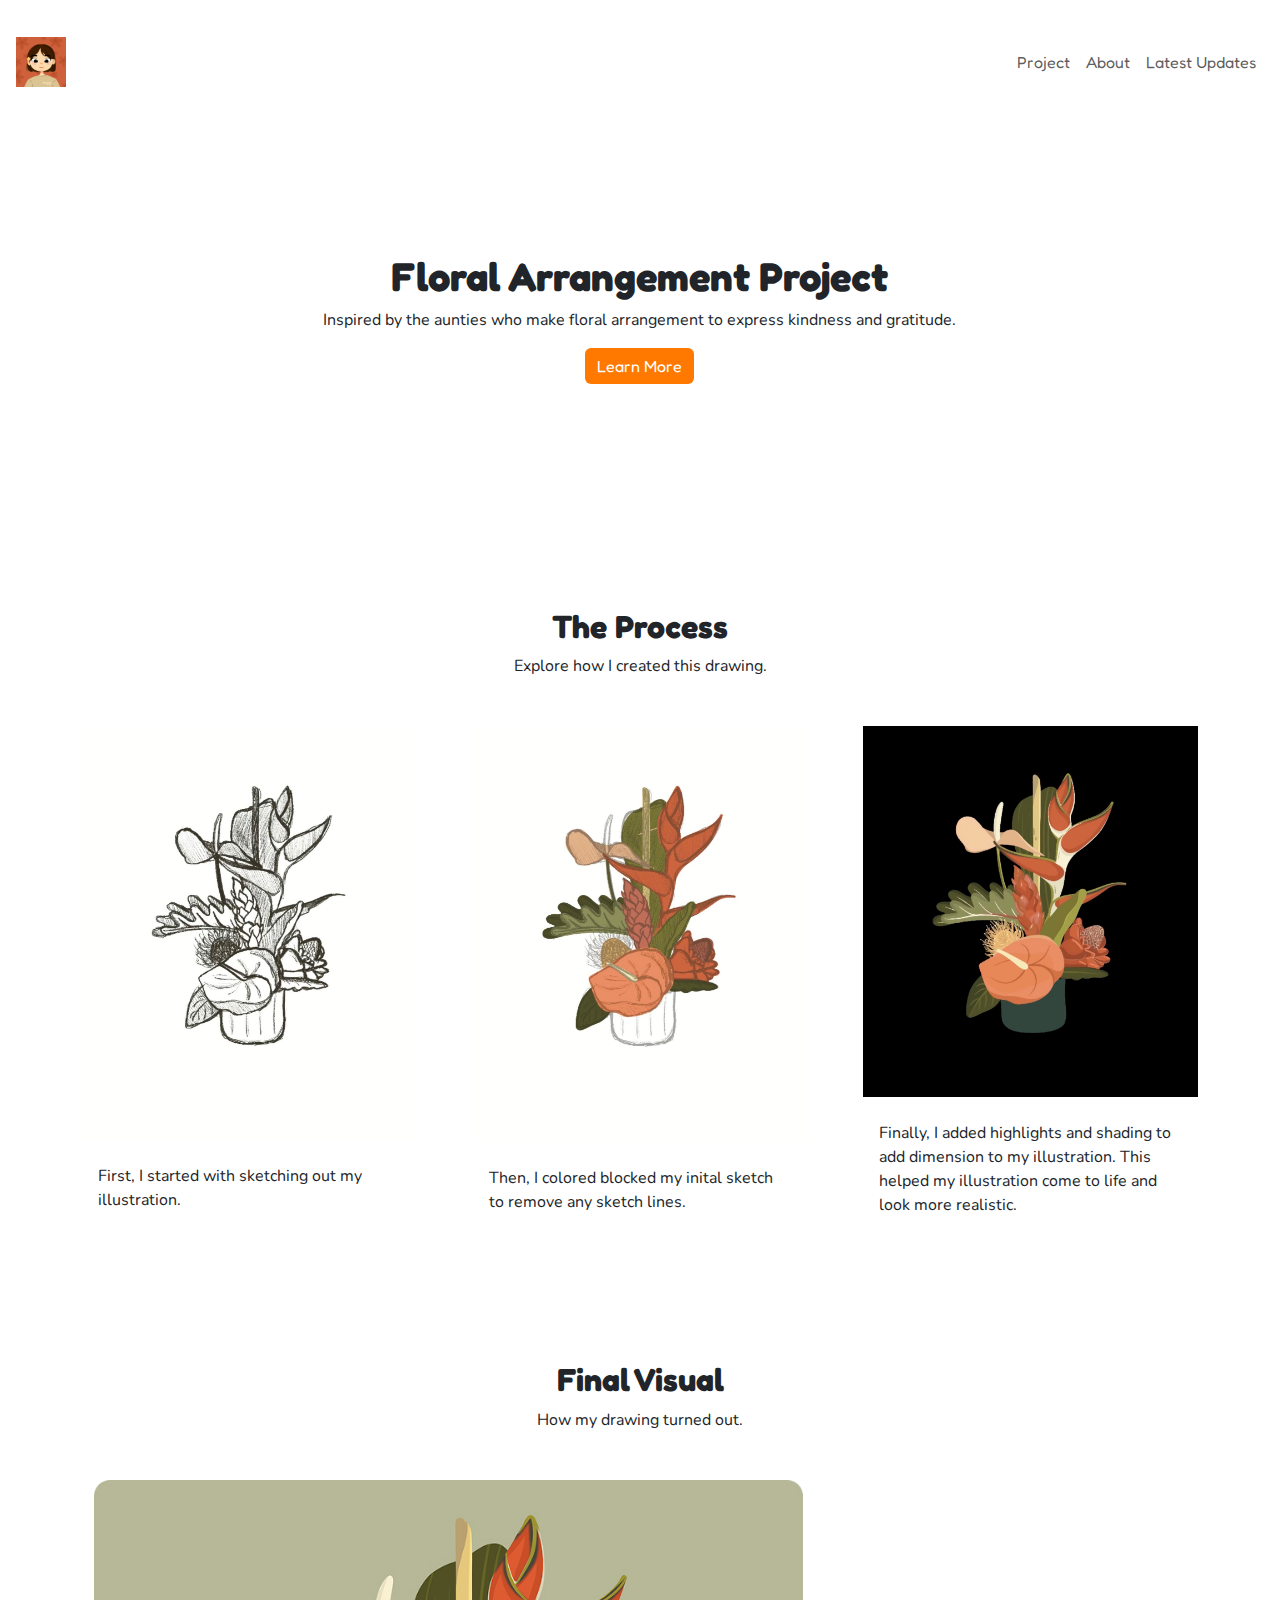
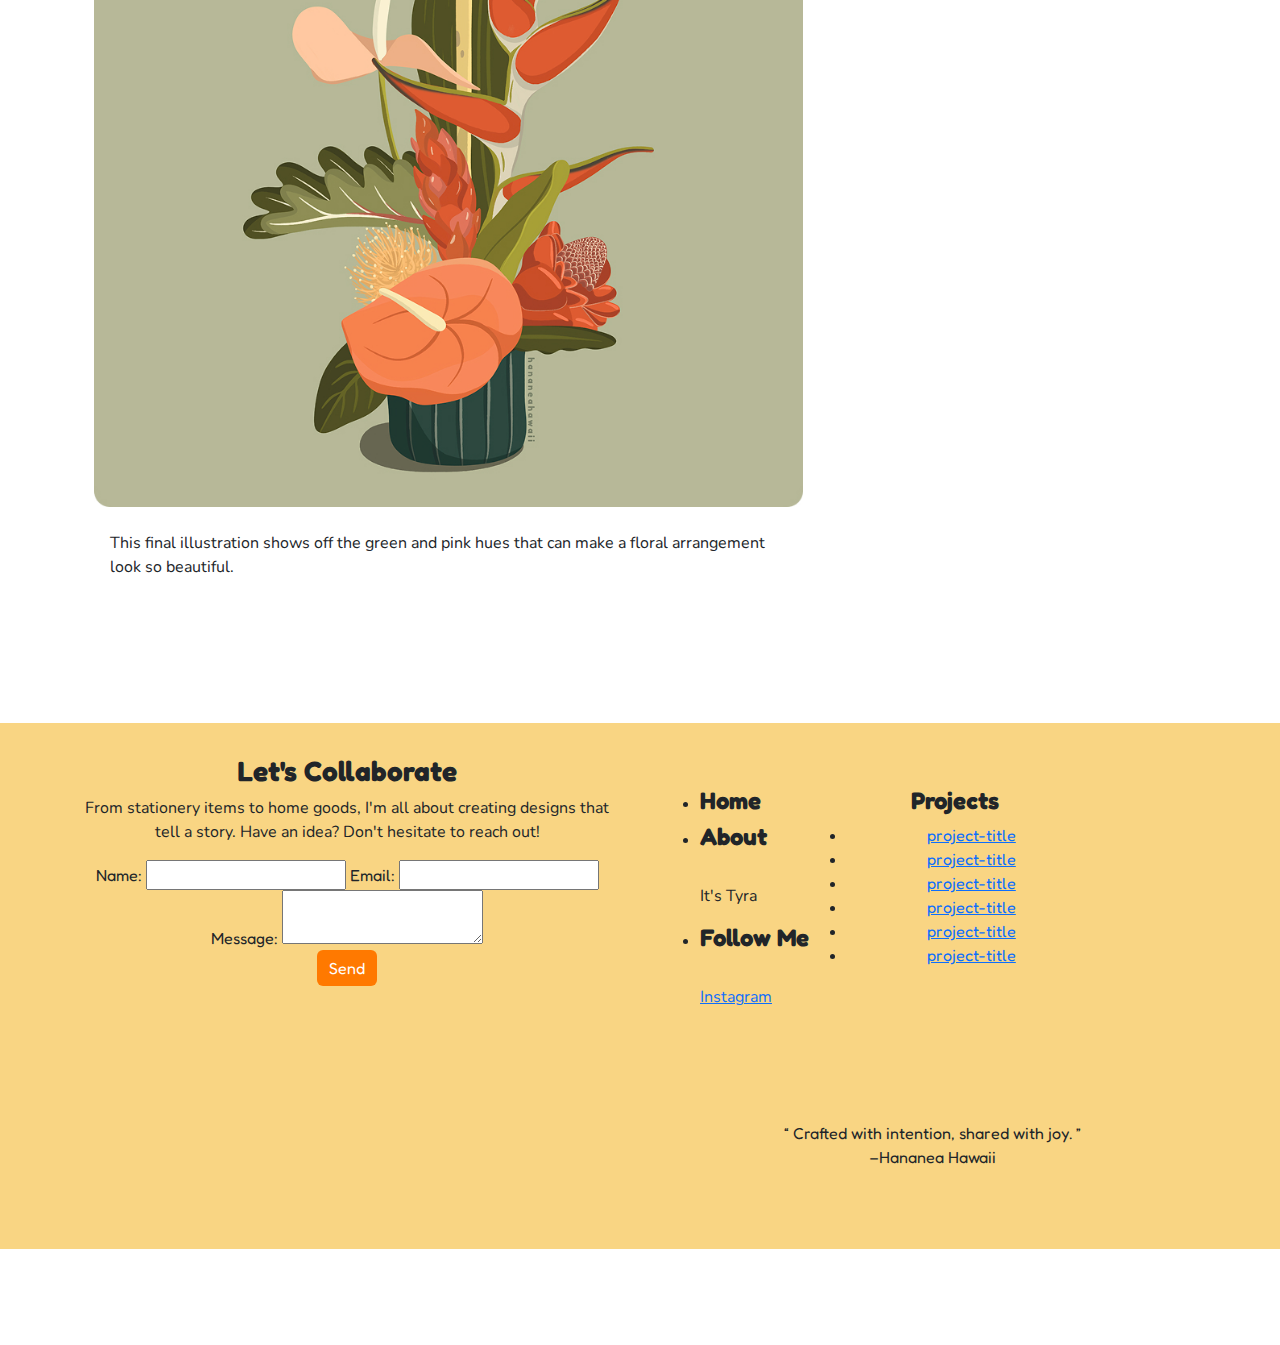
<file: Floral Arrangement.html>
<!DOCTYPE html>
<html lang="en">

<head>
    <meta charset="UTF-8">
    <meta name="viewport" content="width=device-width, initial-scale=1.0">
    <title>Floral Arrangement Page</title>
    <link href="https://cdn.jsdelivr.net/npm/bootstrap@5.3.3/dist/css/bootstrap.min.css" rel="stylesheet"
        integrity="sha384-QWTKZyjpPEjISv5WaRU9OFeRpok6YctnYmDr5pNlyT2bRjXh0JMhjY6hW+ALEwIH" crossorigin="anonymous">

    <!-- REQUIRED: Your Custom CSS-->
    <link rel="stylesheet" href="css/style.css">

    <!-- REQUIRED: Google Font API -->
    <link
        href="https://fonts.googleapis.com/css2?family=Fredoka:wght@300..700&family=Nunito:ital,wght@0,200..1000;1,200..1000&display=swap"
        rel="stylesheet">
</head>

<body>
    <!-- Content will go here -->
    <!-- Start of Header Section -->
    <header class="py-3">
        <nav class="navbar navbar-expand-lg">
            <!-- Logo -->
            <a class="navbar-brand" href="#"><img src="img/profile picture square.png" alt="self" width="50"
                    height="50"></a>
            <button class="navbar-toggler" type="button" data-bs-toggle="collapse" data-bs-target="#navbarNav"
                aria-controls="navbarNav" aria-expanded="false" aria-label="Toggle navigation">
                <span class="navbar-toggler-icon"></span>
            </button>
            <div class="collapse navbar-collapse" id="navbarNav">
                <ul class="navbar-nav ms-auto">
                    <!-- Menu Links -->
                    <li class="nav-item"><a class="nav-link" href="#projects">Project</a></li>
                    <li class="nav-item"><a class="nav-link" href="#about">About</a></li>
                    <li class="nav-item"><a class="nav-link" href="#latest-update">Latest Updates</a></li>
                </ul>
            </div>
        </nav>
    </header>
    <!-- End of Header Section -->

    <!-- Start of Hero Section -->
    <section class="hero">
        <div class="container">
            <div class="row">

                <div class="two-thirds centered">
                    <h1 class="text-centered">Floral Arrangement Project</h1>
                    <p class="text-centered">Inspired by the aunties who make floral arrangement to express kindness and
                        gratitude.</p>
                    <a class="btn btn-primary btn-hero" href="#" role="button">Learn More</a>
                </div>
            </div>
        </div>
    </section>
    <!-- End of Hero Section -->

    <!-- Start of Projects Section -->
    <section id="projects" class="works">
        <div class="container">
            <h2 class="text-centered">The Process</h2>
            <p class="text-centered">Explore how I created this drawing.</p>
            <div class="row">
                <!-- Start of Card -->
                <div class="one-third card-bg">
                    <div class="card">
                        <img src="img/FL_Progress_1.jpg" alt="placeholder2000x1500" width="2000" height="1500">
                        <div class="card-body">
                            <h3 class="card-title"></h3>
                            <p class="card-text">First, I started with sketching out my illustration.</p>

                        </div>
                    </div>
                </div>
                <!-- End of Card -->
                <!-- Start of Card -->

                <div class="one-third card-bg">
                    <div class="card">
                        <img src="img/FL_Progress_2.jpg" alt="placeholder2000x1500" width="2000" height="1500">
                        <div class="card-body">
                            <h3 class="card-title"></h3>
                            <p class="card-text">Then, I colored blocked my inital sketch to remove any sketch lines.
                            </p>

                        </div>
                    </div>
                </div>
                <!-- End of Card -->
                <!-- Start of Card -->
                <div class="one-third card-bg">
                    <div class="card">
                        <img src="img/FL_Progress_3.jpg" alt="placeholder2000x1500" width="2000" height="1500">
                        <div class="card-body">
                            <h3 class="card-title"></h3>
                            <p class="card-text">Finally, I added highlights and shading to add dimension to my
                                illustration. This helped my illustration come to life and look more realistic.</p>

                        </div>
                    </div>
                </div>
                <!-- End of Card -->
            </div>

            <!-- End of Projects Section -->

            <!-- Start of Final Section -->
            <section id="projects" class="works">
                <div class="container">
                    <h2 class="text-centered">Final Visual</h2>
                    <p class="text-centered">How my drawing turned out.</p>
                    <div class="row">
                        <!-- Start of Card -->
                        <div class="two-thirds card-bg">
                            <div class="card">
                                <img src="img/floral_arrangement.jpg" alt="placeholder2000x1500" width="2000"
                                    height="1500">
                                <div class="card-body">
                                    <h3 class="card-title"></h3>
                                    <p class="card-text">This final illustration shows off the green and pink hues that
                                        can make a floral arrangement look so beautiful.</p>
            </section>
            <!-- End of About Me Section -->

        </div>

        <!-- Start of Footer Section -->
        <footer>
            <div class="container">
                <div class="row">
                    <div class="one-half">
                        <h3>Let&apos;s Collaborate</h3>
                        <p>From stationery items to home goods, I&apos;m all about creating designs that tell a story.
                            Have
                            an
                            idea? Don&apos;t hesitate to reach out!</p>
                        <form action="#">
                            <label for="name">Name:</label>
                            <input type="text" id="name" name="user_name">
                            <label for="name">Email:</label>
                            <input type="text" id="email" name="user_email"><br>
                            <label for="bio">Message:</label>
                            <textarea id="message" name="user_message"></textarea><br>
                            <a class="btn btn-primary" href="#" role="button">Send</a>
                        </form>
                    </div>
                    <div class="one-half">
                        <div class="row">
                            <div class="col-3">
                                <ul>
                                    <li>
                                        <h4>Home</h4>
                                    </li>
                                    <li>
                                        <h4>About</h4><br>
                                        <p>It&apos;s&nbsp;Tyra</p>
                                    </li>
                                    <li>
                                        <h4>Follow&nbsp;Me</h4><br>
                                        <p><a href="#">Instagram</a></p>
                                    </li>
                                </ul>
                            </div>
                            <div class="col-9">
                                <h4>Projects</h4>
                                <ul class="project-list">
                                    <li><a href="#">project-title</a></li>
                                    <li><a href="#">project-title</a></li>
                                    <li><a href="#">project-title</a></li>
                                    <li><a href="#">project-title</a></li>
                                    <li><a href="#">project-title</a></li>
                                    <li><a href="#">project-title</a></li>
                                </ul>
                            </div>
                            <!-- <div class="row hrline"></div> -->
                            <!-- <div class="row"></div> -->
                            <div class="two-thirds centered hrline">
                                <blockquote>&ldquo; Crafted with intention, shared with joy. &rdquo;<br>&ndash;Hananea
                                    Hawaii</blockquote>
                            </div>
                        </div>
                    </div>
                </div>
            </div>
            <!-- <div class="row">
                    <div class="one-half">
                        <div class="text-left">
                            <div class="">
                                <h3>Let&apos;s Chat</h3>
                                <p>Contact information will be here.</p>
                                <a href="mailto:emailaddy" class="btn btn-primary">Contact Me</a>
                            </div>
                        </div>
                    </div>
                    <div class="one-half social-links">
                        <svg xmlns="http://www.w3.org/2000/svg" width="16" height="16" fill="currentColor" class="bi bi-facebook" viewBox="0 0 16 16">
                            <path d="M16 8.049c0-4.446-3.582-8.05-8-8.05C3.58 0-.002 3.603-.002 8.05c0 4.017 2.926 7.347 6.75 7.951v-5.625h-2.03V8.05H6.75V6.275c0-2.017 1.195-3.131 3.022-3.131.876 0 1.791.157 1.791.157v1.98h-1.009c-.993 0-1.303.621-1.303 1.258v1.51h2.218l-.354 2.326H9.25V16c3.824-.604 6.75-3.934 6.75-7.951" />
                        </svg>
                        <svg xmlns="http://www.w3.org/2000/svg" width="16" height="16" fill="currentColor" class="bi bi-tiktok" viewBox="0 0 16 16">
                            <path d="M9 0h1.98c.144.715.54 1.617 1.235 2.512C12.895 3.389 13.797 4 15 4v2c-1.753 0-3.07-.814-4-1.829V11a5 5 0 1 1-5-5v2a3 3 0 1 0 3 3z" />
                        </svg>
                        <svg xmlns="http://www.w3.org/2000/svg" width="16" height="16" fill="currentColor" class="bi bi-instagram" viewBox="0 0 16 16">
                            <path d="M8 0C5.829 0 5.556.01 4.703.048 3.85.088 3.269.222 2.76.42a3.9 3.9 0 0 0-1.417.923A3.9 3.9 0 0 0 .42 2.76C.222 3.268.087 3.85.048 4.7.01 5.555 0 5.827 0 8.001c0 2.172.01 2.444.048 3.297.04.852.174 1.433.372 1.942.205.526.478.972.923 1.417.444.445.89.719 1.416.923.51.198 1.09.333 1.942.372C5.555 15.99 5.827 16 8 16s2.444-.01 3.298-.048c.851-.04 1.434-.174 1.943-.372a3.9 3.9 0 0 0 1.416-.923c.445-.445.718-.891.923-1.417.197-.509.332-1.09.372-1.942C15.99 10.445 16 10.173 16 8s-.01-2.445-.048-3.299c-.04-.851-.175-1.433-.372-1.941a3.9 3.9 0 0 0-.923-1.417A3.9 3.9 0 0 0 13.24.42c-.51-.198-1.092-.333-1.943-.372C10.443.01 10.172 0 7.998 0zm-.717 1.442h.718c2.136 0 2.389.007 3.232.046.78.035 1.204.166 1.486.275.373.145.64.319.92.599s.453.546.598.92c.11.281.24.705.275 1.485.039.843.047 1.096.047 3.231s-.008 2.389-.047 3.232c-.035.78-.166 1.203-.275 1.485a2.5 2.5 0 0 1-.599.919c-.28.28-.546.453-.92.598-.28.11-.704.24-1.485.276-.843.038-1.096.047-3.232.047s-2.39-.009-3.233-.047c-.78-.036-1.203-.166-1.485-.276a2.5 2.5 0 0 1-.92-.598 2.5 2.5 0 0 1-.6-.92c-.109-.281-.24-.705-.275-1.485-.038-.843-.046-1.096-.046-3.233s.008-2.388.046-3.231c.036-.78.166-1.204.276-1.486.145-.373.319-.64.599-.92s.546-.453.92-.598c.282-.11.705-.24 1.485-.276.738-.034 1.024-.044 2.515-.045zm4.988 1.328a.96.96 0 1 0 0 1.92.96.96 0 0 0 0-1.92m-4.27 1.122a4.109 4.109 0 1 0 0 8.217 4.109 4.109 0 0 0 0-8.217m0 1.441a2.667 2.667 0 1 1 0 5.334 2.667 2.667 0 0 1 0-5.334" />
                        </svg>
                        <svg xmlns="http://www.w3.org/2000/svg" width="16" height="16" fill="currentColor" class="bi bi-twitter-x" viewBox="0 0 16 16">
                            <path d="M12.6.75h2.454l-5.36 6.142L16 15.25h-4.937l-3.867-5.07-4.425 5.07H.316l5.733-6.57L0 .75h5.063l3.495 4.633L12.601.75Zm-.86 13.028h1.36L4.323 2.145H2.865z" />
                        </svg>
                        <svg xmlns="http://www.w3.org/2000/svg" width="16" height="16" fill="currentColor" class="bi bi-youtube" viewBox="0 0 16 16">
                            <path d="M8.051 1.999h.089c.822.003 4.987.033 6.11.335a2.01 2.01 0 0 1 1.415 1.42c.101.38.172.883.22 1.402l.01.104.022.26.008.104c.065.914.073 1.77.074 1.957v.075c-.001.194-.01 1.108-.082 2.06l-.008.105-.009.104c-.05.572-.124 1.14-.235 1.558a2.01 2.01 0 0 1-1.415 1.42c-1.16.312-5.569.334-6.18.335h-.142c-.309 0-1.587-.006-2.927-.052l-.17-.006-.087-.004-.171-.007-.171-.007c-1.11-.049-2.167-.128-2.654-.26a2.01 2.01 0 0 1-1.415-1.419c-.111-.417-.185-.986-.235-1.558L.09 9.82l-.008-.104A31 31 0 0 1 0 7.68v-.123c.002-.215.01-.958.064-1.778l.007-.103.003-.052.008-.104.022-.26.01-.104c.048-.519.119-1.023.22-1.402a2.01 2.01 0 0 1 1.415-1.42c.487-.13 1.544-.21 2.654-.26l.17-.007.172-.006.086-.003.171-.007A100 100 0 0 1 7.858 2zM6.4 5.209v4.818l4.157-2.408z" />
                        </svg>
                    </div>
                </div> -->
            </div>

        </footer>
        <!-- End of Footer Section -->


        <!-- REQUIRED: Javascript -->
        <script src="https://cdn.jsdelivr.net/npm/bootstrap@5.3.3/dist/js/bootstrap.bundle.min.js"
            integrity="sha384-YvpcrYf0tY3lHB60NNkmXc5s9fDVZLESaAA55NDzOxhy9GkcIdslK1eN7N6jIeHz"
            crossorigin="anonymous"></script>
</body>

</html>
</file>
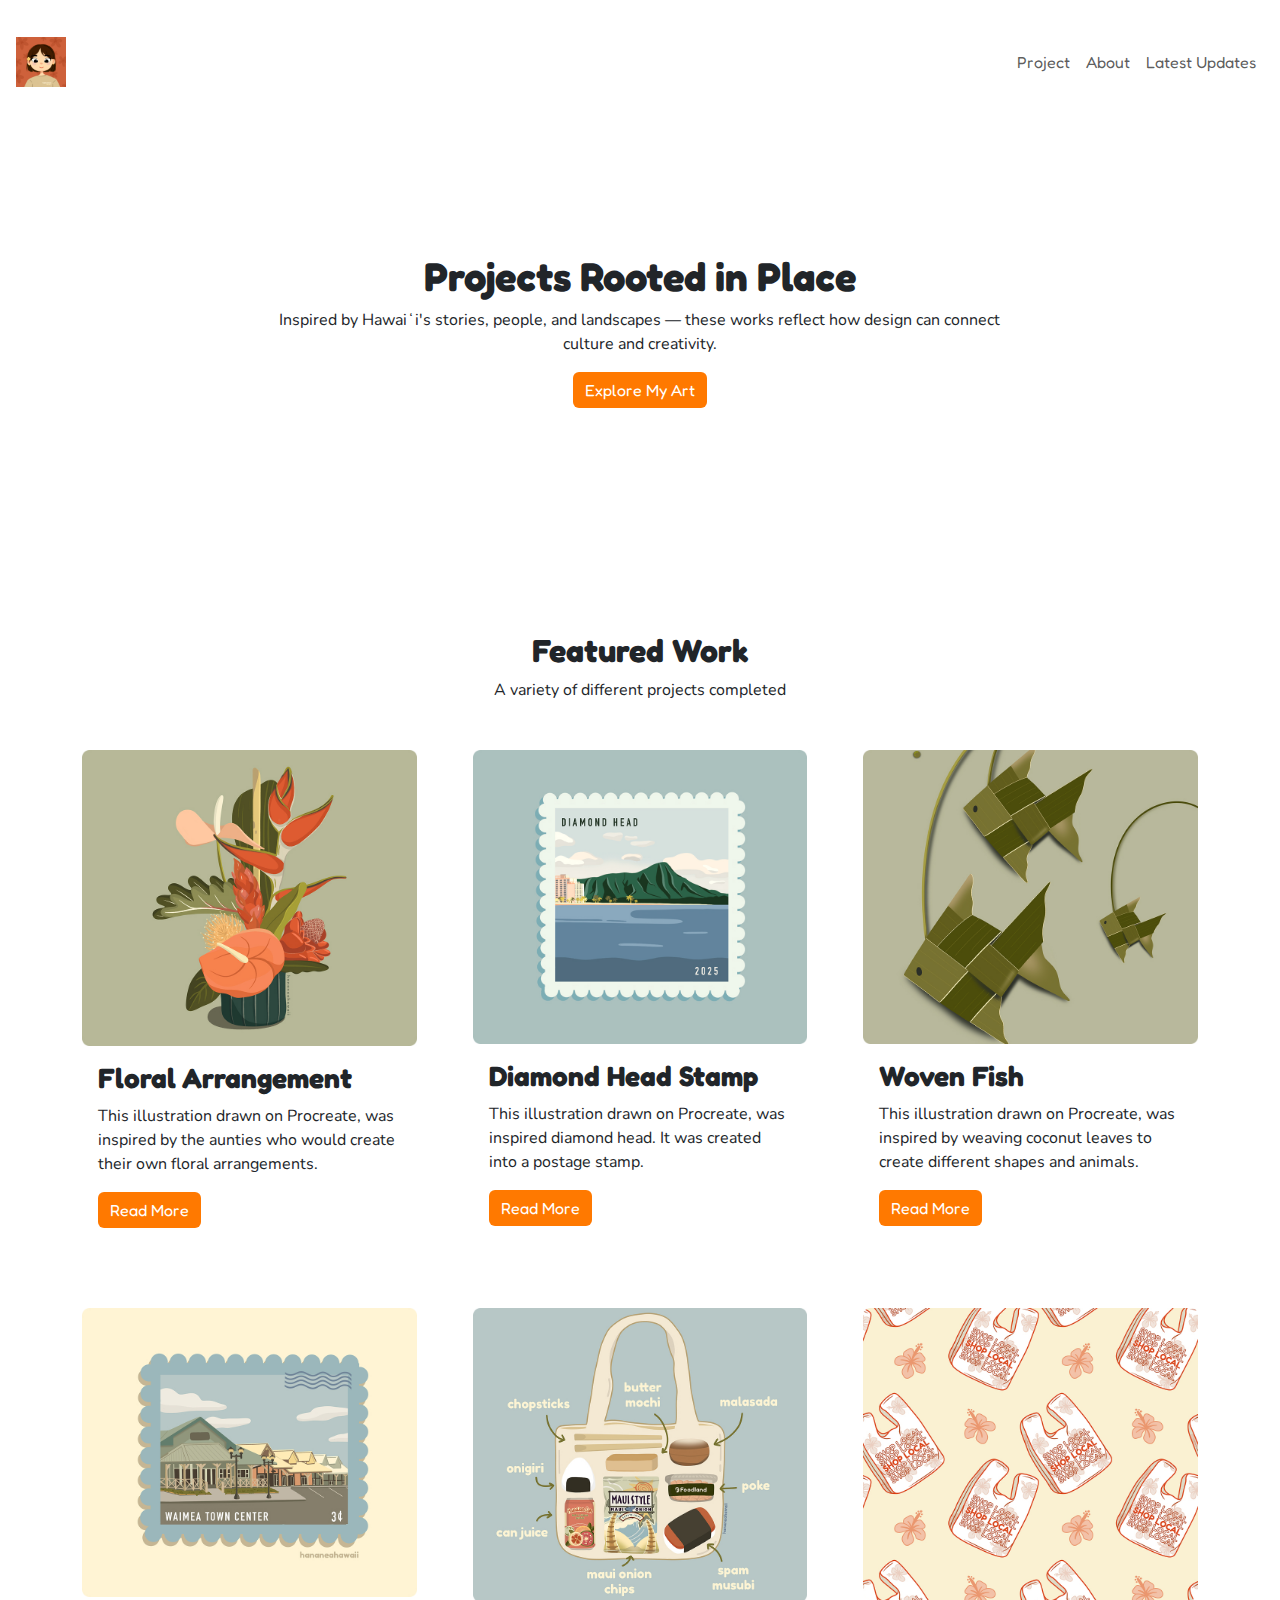
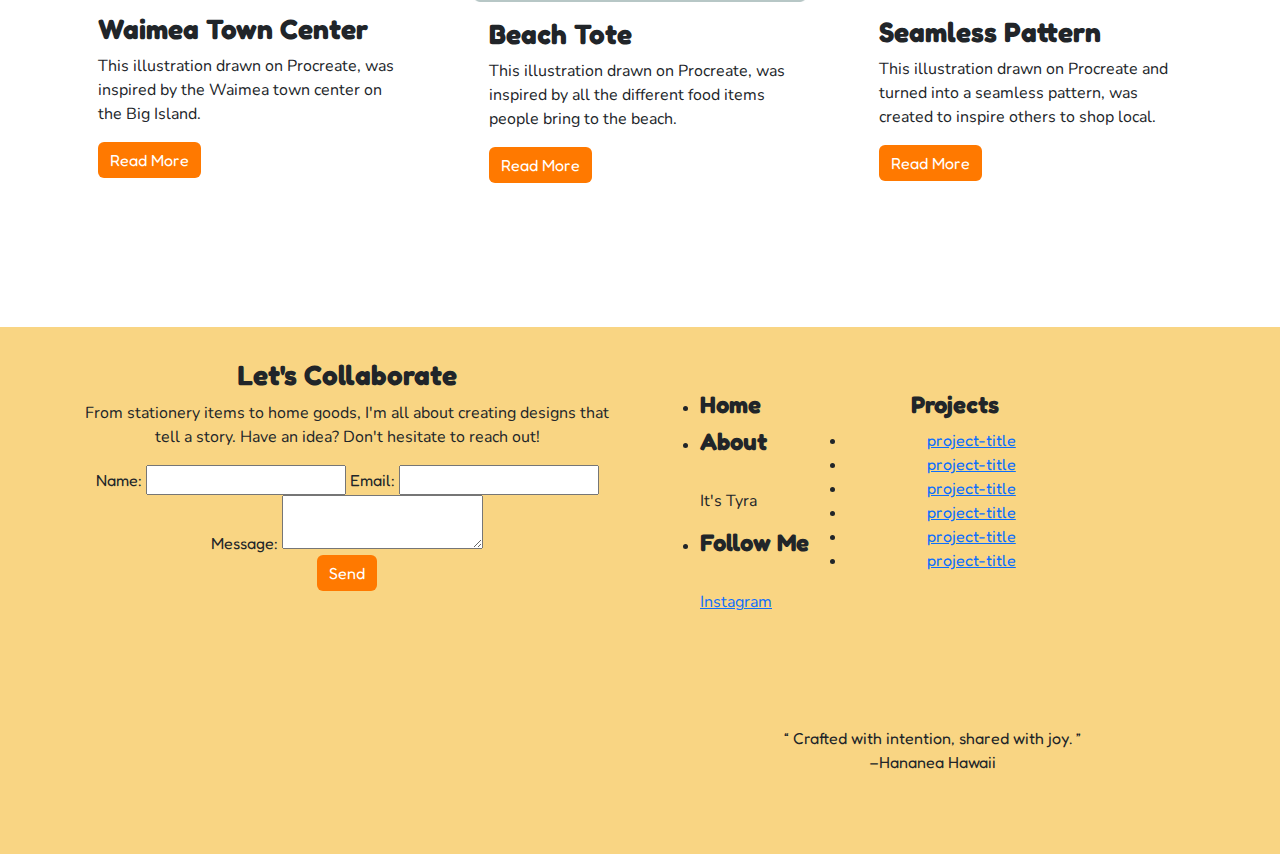
<file: project.html>
<!DOCTYPE html>
<html lang="en">

    <head>
        <meta charset="UTF-8">
        <meta name="viewport" content="width=device-width, initial-scale=1.0">
        <title>Tyra Portfolio | Project</title>
        <link href="https://cdn.jsdelivr.net/npm/bootstrap@5.3.3/dist/css/bootstrap.min.css" rel="stylesheet" integrity="sha384-QWTKZyjpPEjISv5WaRU9OFeRpok6YctnYmDr5pNlyT2bRjXh0JMhjY6hW+ALEwIH" crossorigin="anonymous">

        <!-- REQUIRED: Your Custom CSS-->
        <link rel="stylesheet" href="css/style.css">

        <!-- REQUIRED: Google Font API -->
        <link href="https://fonts.googleapis.com/css2?family=Fredoka:wght@300..700&family=Nunito:ital,wght@0,200..1000;1,200..1000&display=swap" rel="stylesheet">
        <link href="https://fonts.googleapis.com/css2?family=Fredoka:wght@300..700&family=Nunito:ital,wght@0,200..1000;1,200..1000&display=swap" rel="stylesheet">
    </head>

    <body>
        <!-- Content will go here -->
        <!-- Start of Header Section -->
        <header class="py-3">
            <nav class="navbar navbar-expand-lg">
                <!-- Logo -->
                <a class="navbar-brand" href="#"><img src="img/profile picture square.png" alt="self" width="50" height="50"></a>
                <button class="navbar-toggler" type="button" data-bs-toggle="collapse" data-bs-target="#navbarNav" aria-controls="navbarNav" aria-expanded="false" aria-label="Toggle navigation">
                    <span class="navbar-toggler-icon"></span>
                </button>
                <div class="collapse navbar-collapse" id="navbarNav">
                    <ul class="navbar-nav ms-auto">
                        <!-- Menu Links -->
                        <li class="nav-item"><a class="nav-link" href="project.html">Project</a></li>
                        <li class="nav-item"><a class="nav-link" href="#about">About</a></li>
                        <li class="nav-item"><a class="nav-link" href="#latest-update">Latest Updates</a></li>
                    </ul>
                </div>
            </nav>
        </header>
        <!-- End of Header Section -->

        <!-- Start of Hero Section -->
        <section class="hero">
            <div class="container">
                <div class="row">
                    <div class="two-thirds centered">
                        <h1 class="text-centered">Projects Rooted in Place</h1>
                        <p class="text-centered">Inspired by Hawai&#699;i&apos;s stories, people, and landscapes — these works reflect how design can connect culture and creativity.</p>
                        <a class="btn btn-primary btn-hero" href="#" role="button">Explore My Art</a>
                    </div>
                </div>
            </div>
        </section>
        <!-- End of Hero Section -->

        <!-- Start of Projects Section -->
        <section id="projects" class="works">
            <div class="container">
                <h2 class="text-centered">Featured Work</h2>
                <p class="text-centered">A variety of different projects completed</p>
                <div class="row">
                    <!-- Start of Card -->
                    <div class="one-third card-bg">
                        <div class="card">
                            <img src="img/floral_arrangement.jpg" alt="placeholder2000x1500" width="2000" height="1500">
                            <div class="card-body">
                                <h3 class="card-title">Floral Arrangement</h3>
                                <p class="card-text">This illustration drawn on Procreate, was inspired by the aunties who
                                    would create their own floral arrangements.</p>
                                <a class="btn btn-primary" href="#" role="button">Read More</a>
                            </div>
                        </div>
                    </div>
                    <!-- End of Card -->
                    <!-- Start of Card -->

                    <div class="one-third card-bg">
                        <div class="card">
                            <img src="img/diamond_head_stamp.jpg" alt="placeholder2000x1500" width="2000" height="1500">
                            <div class="card-body">
                                <h3 class="card-title">Diamond Head Stamp</h3>
                                <p class="card-text">This illustration drawn on Procreate, was inspired diamond head. It was
                                    created into a postage stamp.</p>
                                <a class="btn btn-primary" href="#" role="button">Read More</a>
                            </div>
                        </div>
                    </div>
                    <!-- End of Card -->
                    <!-- Start of Card -->
                    <div class="one-third card-bg">
                        <div class="card">
                            <img src="img/woven_fish.jpg" alt="placeholder2000x1500" width="2000" height="1500">
                            <div class="card-body">
                                <h3 class="card-title">Woven Fish</h3>
                                <p class="card-text">This illustration drawn on Procreate, was inspired by weaving coconut
                                    leaves to create different shapes and animals.</p>
                                <a class="btn btn-primary" href="#" role="button">Read More</a>
                            </div>
                        </div>
                    </div>
                    <!-- End of Card -->
                </div>
                <div class="row">
                    <!-- Start of Card -->
                    <div class="one-third card-bg">
                        <div class="card">
                            <img src="img/waimea_town_center.jpg" alt="placeholder2000x1500" width="2000" height="1500">
                            <div class="card-body">
                                <h3 class="card-title">Waimea Town Center</h3>
                                <p class="card-text">This illustration drawn on Procreate, was inspired by the Waimea town
                                    center on the Big Island.</p>
                                <a class="btn btn-primary" href="#" role="button">Read More</a>
                            </div>
                        </div>
                    </div>
                    <!-- End of Card -->
                    <!-- Start of Card -->

                    <div class="one-third card-bg">
                        <div class="card">
                            <img src="img/beach_tote.jpg" alt="placeholder2000x1500" width="2000" height="1500">
                            <div class="card-body">
                                <h3 class="card-title">Beach Tote</h3>
                                <p class="card-text">This illustration drawn on Procreate, was inspired by all the different
                                    food items people bring to the&nbsp;beach.</p>
                                <a class="btn btn-primary" href="#" role="button">Read More</a>
                            </div>
                        </div>
                    </div>
                    <!-- End of Card -->
                    <!-- Start of Card -->
                    <div class="one-third card-bg">
                        <div class="card">
                            <img src="img/seamless_pattern.jpg" alt="placeholder2000x1500" width="2000" height="1500">
                            <div class="card-body">
                                <h3 class="card-title">Seamless Pattern</h3>
                                <p class="card-text">This illustration drawn on Procreate and turned into a seamless
                                    pattern, was created to inspire others to shop local.</p>
                                <a class="btn btn-primary" href="#" role="button">Read More</a>
                            </div>
                        </div>
                    </div>
                    <!-- End of Card -->
                </div>
            </div>
        </section>
        <!-- End of Projects Section -->


        <!-- Start of About Me Section -->

        <!-- End of About Me Section -->

        </div>

        <!-- Start of Footer Section -->
        <footer>
            <div class="container">
                <div class="row">
                    <div class="one-half">
                        <h3>Let&apos;s Collaborate</h3>
                        <p>From stationery items to home goods, I&apos;m all about creating designs that tell a story. Have an
                            idea? Don&apos;t hesitate to reach out!</p>
                        <form action="#">
                            <label for="name">Name:</label>
                            <input type="text" id="name" name="user_name">
                            <label for="name">Email:</label>
                            <input type="text" id="email" name="user_email"><br>
                            <label for="bio">Message:</label>
                            <textarea id="message" name="user_message"></textarea><br>
                            <a class="btn btn-primary" href="#" role="button">Send</a>
                        </form>
                    </div>
                    <div class="one-half">
                        <div class="row">
                            <div class="col-3">
                                <ul>
                                    <li>
                                        <h4>Home</h4>
                                    </li>
                                    <li>
                                        <h4>About</h4><br>
                                        <p>It&apos;s&nbsp;Tyra</p>
                                    </li>
                                    <li>
                                        <h4>Follow&nbsp;Me</h4><br>
                                        <p><a href="#">Instagram</a></p>
                                    </li>
                                </ul>
                            </div>
                            <div class="col-9">
                                <h4>Projects</h4>
                                <ul class="project-list">
                                    <li><a href="#">project-title</a></li>
                                    <li><a href="#">project-title</a></li>
                                    <li><a href="#">project-title</a></li>
                                    <li><a href="#">project-title</a></li>
                                    <li><a href="#">project-title</a></li>
                                    <li><a href="#">project-title</a></li>
                                </ul>
                            </div>
                            <!-- <div class="row hrline"></div> -->
                            <!-- <div class="row"></div> -->
                            <div class="two-thirds centered hrline">
                                <blockquote>&ldquo; Crafted with intention, shared with joy. &rdquo;<br>&ndash;Hananea
                                    Hawaii</blockquote>
                            </div>
                        </div>
                    </div>
                </div>
            </div>
            <!-- <div class="row">
                    <div class="one-half">
                        <div class="text-left">
                            <div class="">
                                <h3>Let&apos;s Chat</h3>
                                <p>Contact information will be here.</p>
                                <a href="mailto:emailaddy" class="btn btn-primary">Contact Me</a>
                            </div>
                        </div>
                    </div>
                    <div class="one-half social-links">
                        <svg xmlns="http://www.w3.org/2000/svg" width="16" height="16" fill="currentColor" class="bi bi-facebook" viewBox="0 0 16 16">
                            <path d="M16 8.049c0-4.446-3.582-8.05-8-8.05C3.58 0-.002 3.603-.002 8.05c0 4.017 2.926 7.347 6.75 7.951v-5.625h-2.03V8.05H6.75V6.275c0-2.017 1.195-3.131 3.022-3.131.876 0 1.791.157 1.791.157v1.98h-1.009c-.993 0-1.303.621-1.303 1.258v1.51h2.218l-.354 2.326H9.25V16c3.824-.604 6.75-3.934 6.75-7.951" />
                        </svg>
                        <svg xmlns="http://www.w3.org/2000/svg" width="16" height="16" fill="currentColor" class="bi bi-tiktok" viewBox="0 0 16 16">
                            <path d="M9 0h1.98c.144.715.54 1.617 1.235 2.512C12.895 3.389 13.797 4 15 4v2c-1.753 0-3.07-.814-4-1.829V11a5 5 0 1 1-5-5v2a3 3 0 1 0 3 3z" />
                        </svg>
                        <svg xmlns="http://www.w3.org/2000/svg" width="16" height="16" fill="currentColor" class="bi bi-instagram" viewBox="0 0 16 16">
                            <path d="M8 0C5.829 0 5.556.01 4.703.048 3.85.088 3.269.222 2.76.42a3.9 3.9 0 0 0-1.417.923A3.9 3.9 0 0 0 .42 2.76C.222 3.268.087 3.85.048 4.7.01 5.555 0 5.827 0 8.001c0 2.172.01 2.444.048 3.297.04.852.174 1.433.372 1.942.205.526.478.972.923 1.417.444.445.89.719 1.416.923.51.198 1.09.333 1.942.372C5.555 15.99 5.827 16 8 16s2.444-.01 3.298-.048c.851-.04 1.434-.174 1.943-.372a3.9 3.9 0 0 0 1.416-.923c.445-.445.718-.891.923-1.417.197-.509.332-1.09.372-1.942C15.99 10.445 16 10.173 16 8s-.01-2.445-.048-3.299c-.04-.851-.175-1.433-.372-1.941a3.9 3.9 0 0 0-.923-1.417A3.9 3.9 0 0 0 13.24.42c-.51-.198-1.092-.333-1.943-.372C10.443.01 10.172 0 7.998 0zm-.717 1.442h.718c2.136 0 2.389.007 3.232.046.78.035 1.204.166 1.486.275.373.145.64.319.92.599s.453.546.598.92c.11.281.24.705.275 1.485.039.843.047 1.096.047 3.231s-.008 2.389-.047 3.232c-.035.78-.166 1.203-.275 1.485a2.5 2.5 0 0 1-.599.919c-.28.28-.546.453-.92.598-.28.11-.704.24-1.485.276-.843.038-1.096.047-3.232.047s-2.39-.009-3.233-.047c-.78-.036-1.203-.166-1.485-.276a2.5 2.5 0 0 1-.92-.598 2.5 2.5 0 0 1-.6-.92c-.109-.281-.24-.705-.275-1.485-.038-.843-.046-1.096-.046-3.233s.008-2.388.046-3.231c.036-.78.166-1.204.276-1.486.145-.373.319-.64.599-.92s.546-.453.92-.598c.282-.11.705-.24 1.485-.276.738-.034 1.024-.044 2.515-.045zm4.988 1.328a.96.96 0 1 0 0 1.92.96.96 0 0 0 0-1.92m-4.27 1.122a4.109 4.109 0 1 0 0 8.217 4.109 4.109 0 0 0 0-8.217m0 1.441a2.667 2.667 0 1 1 0 5.334 2.667 2.667 0 0 1 0-5.334" />
                        </svg>
                        <svg xmlns="http://www.w3.org/2000/svg" width="16" height="16" fill="currentColor" class="bi bi-twitter-x" viewBox="0 0 16 16">
                            <path d="M12.6.75h2.454l-5.36 6.142L16 15.25h-4.937l-3.867-5.07-4.425 5.07H.316l5.733-6.57L0 .75h5.063l3.495 4.633L12.601.75Zm-.86 13.028h1.36L4.323 2.145H2.865z" />
                        </svg>
                        <svg xmlns="http://www.w3.org/2000/svg" width="16" height="16" fill="currentColor" class="bi bi-youtube" viewBox="0 0 16 16">
                            <path d="M8.051 1.999h.089c.822.003 4.987.033 6.11.335a2.01 2.01 0 0 1 1.415 1.42c.101.38.172.883.22 1.402l.01.104.022.26.008.104c.065.914.073 1.77.074 1.957v.075c-.001.194-.01 1.108-.082 2.06l-.008.105-.009.104c-.05.572-.124 1.14-.235 1.558a2.01 2.01 0 0 1-1.415 1.42c-1.16.312-5.569.334-6.18.335h-.142c-.309 0-1.587-.006-2.927-.052l-.17-.006-.087-.004-.171-.007-.171-.007c-1.11-.049-2.167-.128-2.654-.26a2.01 2.01 0 0 1-1.415-1.419c-.111-.417-.185-.986-.235-1.558L.09 9.82l-.008-.104A31 31 0 0 1 0 7.68v-.123c.002-.215.01-.958.064-1.778l.007-.103.003-.052.008-.104.022-.26.01-.104c.048-.519.119-1.023.22-1.402a2.01 2.01 0 0 1 1.415-1.42c.487-.13 1.544-.21 2.654-.26l.17-.007.172-.006.086-.003.171-.007A100 100 0 0 1 7.858 2zM6.4 5.209v4.818l4.157-2.408z" />
                        </svg>
                    </div>
                </div> -->
            </div>

        </footer>
        <!-- End of Footer Section -->


        <!-- REQUIRED: Javascript -->
        <script src="https://cdn.jsdelivr.net/npm/bootstrap@5.3.3/dist/js/bootstrap.bundle.min.js" integrity="sha384-YvpcrYf0tY3lHB60NNkmXc5s9fDVZLESaAA55NDzOxhy9GkcIdslK1eN7N6jIeHz" crossorigin="anonymous"></script>
    </body>

</html>
</file>
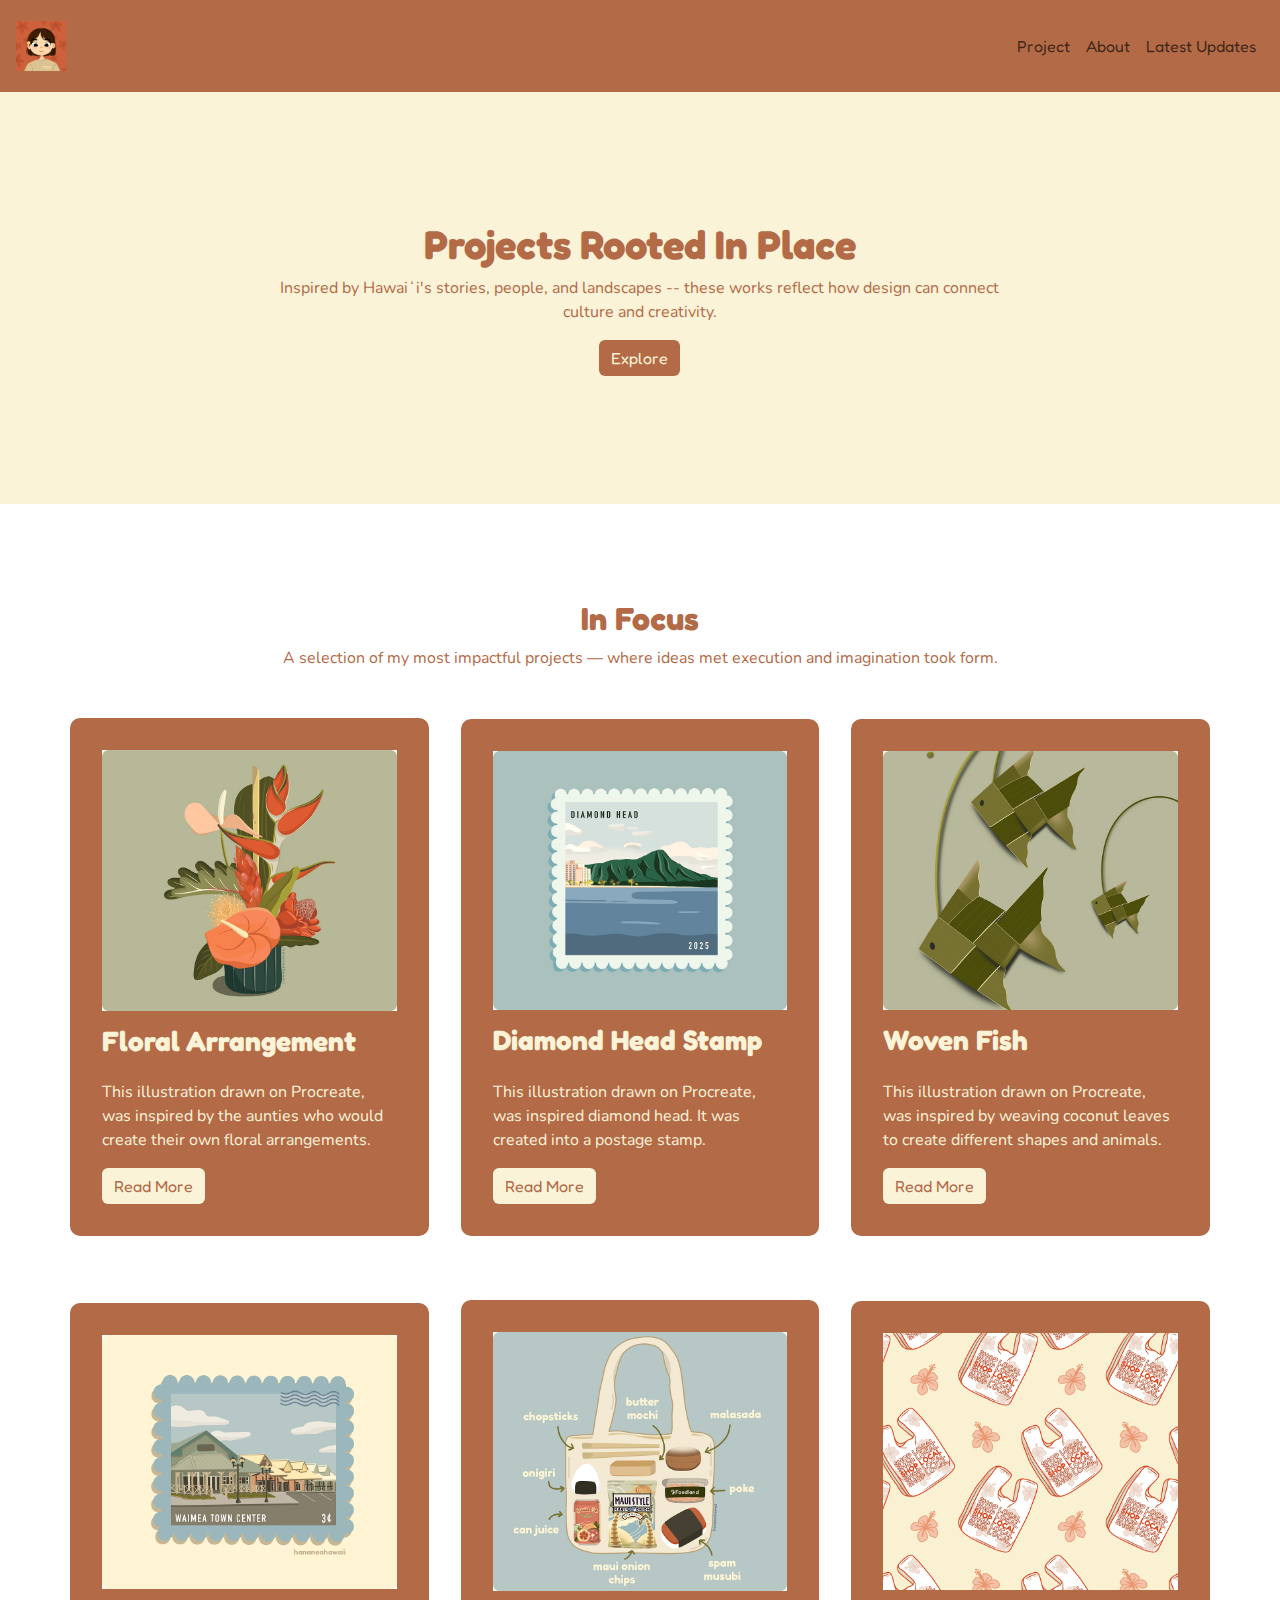
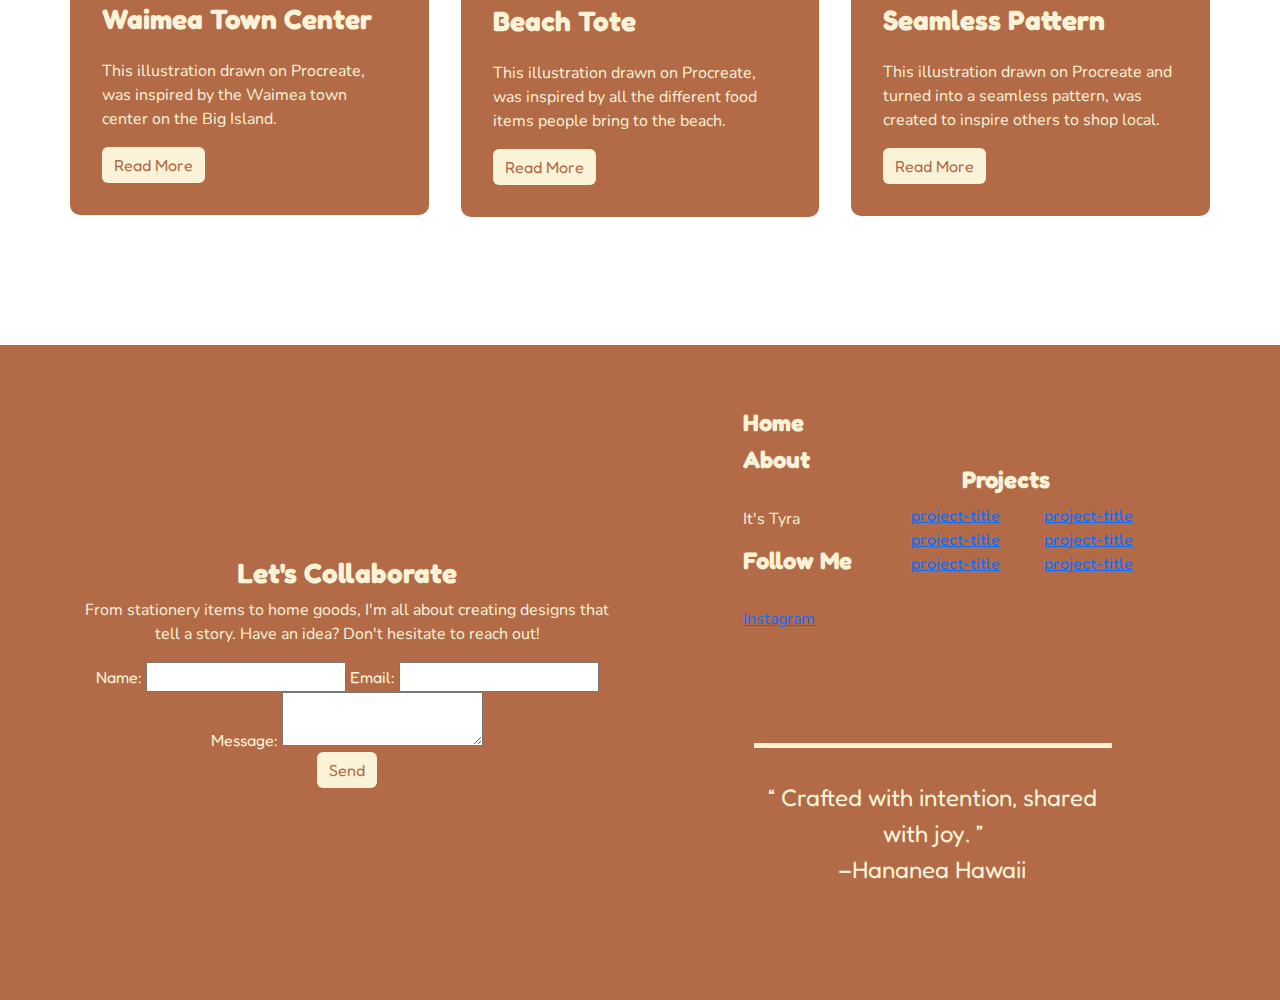
<file: V2 HTML Build/project.html>
<!DOCTYPE html>
<html lang="en">

<head>
    <meta charset="UTF-8">
    <meta name="viewport" content="width=device-width, initial-scale=1.0">
    <title>Project Page</title>
    <link href="https://cdn.jsdelivr.net/npm/bootstrap@5.3.3/dist/css/bootstrap.min.css" rel="stylesheet"
        integrity="sha384-QWTKZyjpPEjISv5WaRU9OFeRpok6YctnYmDr5pNlyT2bRjXh0JMhjY6hW+ALEwIH" crossorigin="anonymous">

    <!-- REQUIRED: Your Custom CSS-->
    <link rel="stylesheet" href="css/style.css">

    <!-- REQUIRED: Google Font API -->
    <link
        href="https://fonts.googleapis.com/css2?family=Fredoka:wght@300..700&family=Nunito:ital,wght@0,200..1000;1,200..1000&display=swap"
        rel="stylesheet">
    <link
        href="https://fonts.googleapis.com/css2?family=Fredoka:wght@300..700&family=Nunito:ital,wght@0,200..1000;1,200..1000&display=swap"
        rel="stylesheet">
</head>

<body>
    <!-- Content will go here -->
    <!-- Start of Header Section -->
    <header class="py-3">
        <nav class="navbar navbar-expand-lg">
            <!-- Logo -->
            <a class="navbar-brand" href="#"><img src="img/profile picture square.png" alt="self" width="50"
                    height="50"></a>
            <button class="navbar-toggler" type="button" data-bs-toggle="collapse" data-bs-target="#navbarNav"
                aria-controls="navbarNav" aria-expanded="false" aria-label="Toggle navigation">
                <span class="navbar-toggler-icon"></span>
            </button>
            <div class="collapse navbar-collapse" id="navbarNav">
                <ul class="navbar-nav ms-auto">
                    <!-- Menu Links -->
                    <li class="nav-item"><a class="nav-link" href="#projects">Project</a></li>
                    <li class="nav-item"><a class="nav-link" href="#about">About</a></li>
                    <li class="nav-item"><a class="nav-link" href="#latest-update">Latest Updates</a></li>
                </ul>
            </div>
        </nav>
    </header>
    <!-- End of Header Section -->

    <!-- Start of Hero Section -->
    <section class="hero">
        <div class="container">
            <div class="row">

                <div class="two-thirds centered">
                    <h1 class="text-centered">Projects Rooted In Place</h1>
                    <p class="text-centered">Inspired by Hawaiʻi's stories, people, and landscapes -- these works
                        reflect how design can connect culture and creativity.</p>
                    <a class="btn btn-primary btn-hero" href="#" role="button">Explore</a>
                </div>
            </div>
        </div>
    </section>
    <!-- End of Hero Section -->

    <!-- Start of Projects Section -->
    <section id="projects" class="works">
        <div class="container">
            <h2 class="text-centered">In Focus</h2>
            <p class="text-centered">A selection of my most impactful projects — where ideas met execution and
                imagination took form.</p>
            <div class="row">
                <!-- Start of Card -->
                <div class="one-third card-bg">
                    <div class="card">
                        <img src="img/floral_arrangement.jpg" alt="placeholder2000x1500" width="2000" height="1500">
                        <div class="card-body">
                            <h3 class="card-title">Floral Arrangement</h3>
                            <p class="card-text">This illustration drawn on Procreate, was inspired by the aunties who
                                would create their own floral arrangements.</p>
                            <a class="btn btn-primary" href="#" role="button">Read More</a>
                        </div>
                    </div>
                </div>
                <!-- End of Card -->
                <!-- Start of Card -->

                <div class="one-third card-bg">
                    <div class="card">
                        <img src="img/diamond_head_stamp.jpg" alt="placeholder2000x1500" width="2000" height="1500">
                        <div class="card-body">
                            <h3 class="card-title">Diamond Head Stamp</h3>
                            <p class="card-text">This illustration drawn on Procreate, was inspired diamond head. It was
                                created into a postage stamp.</p>
                            <a class="btn btn-primary" href="#" role="button">Read More</a>
                        </div>
                    </div>
                </div>
                <!-- End of Card -->
                <!-- Start of Card -->
                <div class="one-third card-bg">
                    <div class="card">
                        <img src="img/woven_fish.jpg" alt="placeholder2000x1500" width="2000" height="1500">
                        <div class="card-body">
                            <h3 class="card-title">Woven Fish</h3>
                            <p class="card-text">This illustration drawn on Procreate, was inspired by weaving coconut
                                leaves to create different shapes and animals.</p>
                            <a class="btn btn-primary" href="#" role="button">Read More</a>
                        </div>
                    </div>
                </div>
                <!-- End of Card -->
            </div>
            <div class="row">
                <!-- Start of Card -->
                <div class="one-third card-bg">
                    <div class="card">
                        <img src="img/waimea_town_center.jpg" alt="placeholder2000x1500" width="2000" height="1500">
                        <div class="card-body">
                            <h3 class="card-title">Waimea Town Center</h3>
                            <p class="card-text">This illustration drawn on Procreate, was inspired by the Waimea town
                                center on the Big Island.</p>
                            <a class="btn btn-primary" href="#" role="button">Read More</a>
                        </div>
                    </div>
                </div>
                <!-- End of Card -->
                <!-- Start of Card -->

                <div class="one-third card-bg">
                    <div class="card">
                        <img src="img/beach_tote.jpg" alt="placeholder2000x1500" width="2000" height="1500">
                        <div class="card-body">
                            <h3 class="card-title">Beach Tote</h3>
                            <p class="card-text">This illustration drawn on Procreate, was inspired by all the different
                                food items people bring to the&nbsp;beach.</p>
                            <a class="btn btn-primary" href="#" role="button">Read More</a>
                        </div>
                    </div>
                </div>
                <!-- End of Card -->
                <!-- Start of Card -->
                <div class="one-third card-bg">
                    <div class="card">
                        <img src="img/seamless_pattern.jpg" alt="placeholder2000x1500" width="2000" height="1500">
                        <div class="card-body">
                            <h3 class="card-title">Seamless Pattern</h3>
                            <p class="card-text">This illustration drawn on Procreate and turned into a seamless
                                pattern, was created to inspire others to shop local.</p>
                            <a class="btn btn-primary" href="#" role="button">Read More</a>
                        </div>
                    </div>
                </div>
                <!-- End of Card -->
            </div>
        </div>
    </section>
    <!-- End of Projects Section -->

    </section>
    <!-- End of About Me Section -->

    </div>

    <!-- Start of Footer Section -->
    <footer>
        <div class="container">
            <div class="row">
                <div class="one-half">
                    <h3>Let&apos;s Collaborate</h3>
                    <p>From stationery items to home goods, I&apos;m all about creating designs that tell a story. Have
                        an
                        idea? Don&apos;t hesitate to reach out!</p>
                    <form action="#">
                        <label for="name">Name:</label>
                        <input type="text" id="name" name="user_name">
                        <label for="name">Email:</label>
                        <input type="text" id="email" name="user_email"><br>
                        <label for="bio">Message:</label>
                        <textarea id="message" name="user_message"></textarea><br>
                        <a class="btn btn-primary" href="#" role="button">Send</a>
                    </form>
                </div>
                <div class="one-half">
                    <div class="row">
                        <div class="col-3">
                            <ul>
                                <li>
                                    <h4>Home</h4>
                                </li>
                                <li>
                                    <h4>About</h4><br>
                                    <p>It&apos;s&nbsp;Tyra</p>
                                </li>
                                <li>
                                    <h4>Follow&nbsp;Me</h4><br>
                                    <p><a href="#">Instagram</a></p>
                                </li>
                            </ul>
                        </div>
                        <div class="col-9">
                            <h4>Projects</h4>
                            <ul class="project-list">
                                <li><a href="#">project-title</a></li>
                                <li><a href="#">project-title</a></li>
                                <li><a href="#">project-title</a></li>
                                <li><a href="#">project-title</a></li>
                                <li><a href="#">project-title</a></li>
                                <li><a href="#">project-title</a></li>
                            </ul>
                        </div>
                        <!-- <div class="row hrline"></div> -->
                        <!-- <div class="row"></div> -->
                        <div class="two-thirds centered hrline">
                            <blockquote>&ldquo; Crafted with intention, shared with joy. &rdquo;<br>&ndash;Hananea
                                Hawaii</blockquote>
                        </div>
                    </div>
                </div>
            </div>
        </div>
        <!-- <div class="row">
                    <div class="one-half">
                        <div class="text-left">
                            <div class="">
                                <h3>Let&apos;s Chat</h3>
                                <p>Contact information will be here.</p>
                                <a href="mailto:emailaddy" class="btn btn-primary">Contact Me</a>
                            </div>
                        </div>
                    </div>
                    <div class="one-half social-links">
                        <svg xmlns="http://www.w3.org/2000/svg" width="16" height="16" fill="currentColor" class="bi bi-facebook" viewBox="0 0 16 16">
                            <path d="M16 8.049c0-4.446-3.582-8.05-8-8.05C3.58 0-.002 3.603-.002 8.05c0 4.017 2.926 7.347 6.75 7.951v-5.625h-2.03V8.05H6.75V6.275c0-2.017 1.195-3.131 3.022-3.131.876 0 1.791.157 1.791.157v1.98h-1.009c-.993 0-1.303.621-1.303 1.258v1.51h2.218l-.354 2.326H9.25V16c3.824-.604 6.75-3.934 6.75-7.951" />
                        </svg>
                        <svg xmlns="http://www.w3.org/2000/svg" width="16" height="16" fill="currentColor" class="bi bi-tiktok" viewBox="0 0 16 16">
                            <path d="M9 0h1.98c.144.715.54 1.617 1.235 2.512C12.895 3.389 13.797 4 15 4v2c-1.753 0-3.07-.814-4-1.829V11a5 5 0 1 1-5-5v2a3 3 0 1 0 3 3z" />
                        </svg>
                        <svg xmlns="http://www.w3.org/2000/svg" width="16" height="16" fill="currentColor" class="bi bi-instagram" viewBox="0 0 16 16">
                            <path d="M8 0C5.829 0 5.556.01 4.703.048 3.85.088 3.269.222 2.76.42a3.9 3.9 0 0 0-1.417.923A3.9 3.9 0 0 0 .42 2.76C.222 3.268.087 3.85.048 4.7.01 5.555 0 5.827 0 8.001c0 2.172.01 2.444.048 3.297.04.852.174 1.433.372 1.942.205.526.478.972.923 1.417.444.445.89.719 1.416.923.51.198 1.09.333 1.942.372C5.555 15.99 5.827 16 8 16s2.444-.01 3.298-.048c.851-.04 1.434-.174 1.943-.372a3.9 3.9 0 0 0 1.416-.923c.445-.445.718-.891.923-1.417.197-.509.332-1.09.372-1.942C15.99 10.445 16 10.173 16 8s-.01-2.445-.048-3.299c-.04-.851-.175-1.433-.372-1.941a3.9 3.9 0 0 0-.923-1.417A3.9 3.9 0 0 0 13.24.42c-.51-.198-1.092-.333-1.943-.372C10.443.01 10.172 0 7.998 0zm-.717 1.442h.718c2.136 0 2.389.007 3.232.046.78.035 1.204.166 1.486.275.373.145.64.319.92.599s.453.546.598.92c.11.281.24.705.275 1.485.039.843.047 1.096.047 3.231s-.008 2.389-.047 3.232c-.035.78-.166 1.203-.275 1.485a2.5 2.5 0 0 1-.599.919c-.28.28-.546.453-.92.598-.28.11-.704.24-1.485.276-.843.038-1.096.047-3.232.047s-2.39-.009-3.233-.047c-.78-.036-1.203-.166-1.485-.276a2.5 2.5 0 0 1-.92-.598 2.5 2.5 0 0 1-.6-.92c-.109-.281-.24-.705-.275-1.485-.038-.843-.046-1.096-.046-3.233s.008-2.388.046-3.231c.036-.78.166-1.204.276-1.486.145-.373.319-.64.599-.92s.546-.453.92-.598c.282-.11.705-.24 1.485-.276.738-.034 1.024-.044 2.515-.045zm4.988 1.328a.96.96 0 1 0 0 1.92.96.96 0 0 0 0-1.92m-4.27 1.122a4.109 4.109 0 1 0 0 8.217 4.109 4.109 0 0 0 0-8.217m0 1.441a2.667 2.667 0 1 1 0 5.334 2.667 2.667 0 0 1 0-5.334" />
                        </svg>
                        <svg xmlns="http://www.w3.org/2000/svg" width="16" height="16" fill="currentColor" class="bi bi-twitter-x" viewBox="0 0 16 16">
                            <path d="M12.6.75h2.454l-5.36 6.142L16 15.25h-4.937l-3.867-5.07-4.425 5.07H.316l5.733-6.57L0 .75h5.063l3.495 4.633L12.601.75Zm-.86 13.028h1.36L4.323 2.145H2.865z" />
                        </svg>
                        <svg xmlns="http://www.w3.org/2000/svg" width="16" height="16" fill="currentColor" class="bi bi-youtube" viewBox="0 0 16 16">
                            <path d="M8.051 1.999h.089c.822.003 4.987.033 6.11.335a2.01 2.01 0 0 1 1.415 1.42c.101.38.172.883.22 1.402l.01.104.022.26.008.104c.065.914.073 1.77.074 1.957v.075c-.001.194-.01 1.108-.082 2.06l-.008.105-.009.104c-.05.572-.124 1.14-.235 1.558a2.01 2.01 0 0 1-1.415 1.42c-1.16.312-5.569.334-6.18.335h-.142c-.309 0-1.587-.006-2.927-.052l-.17-.006-.087-.004-.171-.007-.171-.007c-1.11-.049-2.167-.128-2.654-.26a2.01 2.01 0 0 1-1.415-1.419c-.111-.417-.185-.986-.235-1.558L.09 9.82l-.008-.104A31 31 0 0 1 0 7.68v-.123c.002-.215.01-.958.064-1.778l.007-.103.003-.052.008-.104.022-.26.01-.104c.048-.519.119-1.023.22-1.402a2.01 2.01 0 0 1 1.415-1.42c.487-.13 1.544-.21 2.654-.26l.17-.007.172-.006.086-.003.171-.007A100 100 0 0 1 7.858 2zM6.4 5.209v4.818l4.157-2.408z" />
                        </svg>
                    </div>
                </div> -->
        </div>

    </footer>
    <!-- End of Footer Section -->


    <!-- REQUIRED: Javascript -->
    <script src="https://cdn.jsdelivr.net/npm/bootstrap@5.3.3/dist/js/bootstrap.bundle.min.js"
        integrity="sha384-YvpcrYf0tY3lHB60NNkmXc5s9fDVZLESaAA55NDzOxhy9GkcIdslK1eN7N6jIeHz"
        crossorigin="anonymous"></script>
</body>

</html>
</file>
<file: css/style.css>
/********************************
Bootstrap Variables Override
**********************************/
:root {
    /* Replace your primary color from your UI Kit */
    --bs-primary: #ff7900;

    /* Replace your secondary color from your UI Kit  */
    --secondary-color: #f9d583;

    /* Replace the main body font from your UI Kit */
    --bs-font-sans-serif: 'Fredoka', verdana, sans-serif;
    --bs-body-font: 'Nunito', verdana, sans-serif;

    /* Optional: Replace gradient from your UI Kit */
    --bs-gradient: linear-gradient(180deg, rgba(255, 255, 255, 0.15), rgba(255, 255, 255, 0));
}

/********************************
Global Styles and UI Components
**********************************/
.navbar {

    /* Optional: Stretch the navbar across the full width */
    width: 100%;

    /* Optional: Add inner spacing to the navbar */
    padding: 1rem;
}

footer {
    /* Change footer background color */
    background-color: var(--bs-white);
    /* Optional: Change footer text color to white using variable */
    color: var(--bs-dark);
    /* Optional: Center footer elements */
    text-align: center;
}

footer .footer-social {
    /* Optional: Change size of footer icon */
    width:24px;
    margin:.5rem
}
.btn-hero {
    display: flex;
    justify-self: center;
}

.btn-primary {
    /* Optional: Change primary button background color to primary color */
    background-color: var(--bs-primary);
    /* Optional: Remove primary button outline */
    border: none;
}

.btn-primary:hover {
    /* Optional: Change primary button hover state background and text color  */
    background-color: var(--secondary-color);
    color: var(--bs-dark);
}

/********************************
Typography
**********************************/
h1,
h2,
h3,
h4,
h5,
h6 {
    /* Optional: Add letter spacing to all headings */
    letter-spacing: 0.0rem;
    /* Optional: Adjust font-weight to all headings */
    font-weight: 800;
}

h2 {
    /* Optional: Adjust font-size of heading 2 */
    font-size: 2rem;
}

p {
    font-family: var(--bs-body-font);
}
.display-1 {
    /* Optional: Customizes display-1 style based on my Figma UI kit */
    font-weight: 800;
    font-size: 4.5rem;
    line-height: 100%;
    letter-spacing: -0.2rem;
}

.display-2 {
    /* Optional: Customizes display-2 style based on my Figma UI kit */
    font-weight: 700;
    font-size: 2.75rem;
    line-height: 100%;
    letter-spacing: -0.2rem;
}

.kicker {
    /* Optional: Establish new custom text style class called "kicker" */
    text-transform: uppercase;
    font-weight: 400;
    font-size: 1.25rem;
}

/* Small devices (landscape phones, 576px and up) */
@media (min-width: 576px) {
    /* Optional: Customize responsive style for display-1 on small devices and larger */
    .display-1 {
        font-size: 4rem;
    }
}

img {
    max-width: 100%;
    height: auto;
}

.hero {
    /* width: 1320px; */
    margin: 0 auto;
}

section {
    padding: 6em 0;
}

footer {
    background-color: var(--secondary-color);
}

svg {
    color: #333;
    width: 25px;
    height: 25px;
    padding: .2em;
}

.text-centered {
    text-align: center;
}
.text-left {
    text-align: left;
}

/* GRID */
.row {
    --gridgap: 2em;
}
.row2 {
    --gridgap2: 0em;
}
.row>* {
    margin-top: var(--gridgap);
    margin-bottom: var(--gridgap);
}
.row2 + .row2 {
    margin-top: var(--gridgap2);
    margin-bottom: var(--gridgap2);
}
@media (min-width: 768px) {
    .row {
        display: grid;
        grid-template-columns: repeat(12, 1fr);
        gap: var(--gridgap);
        /* place-items: center; */
    }

    /* COMMONLY USED SEMANTIC COLUMN WIDTHS */
    .one-half {
        grid-column: auto / span 6;
    }

    .one-third {
        grid-column: auto / span 4;
    }

    .two-thirds {
        grid-column: auto / span 8;
    }

    .one-fourth {
        grid-column: auto / span 3;
    }

    .three-fourths {
        grid-column: auto / span 9;
    }

    /* 12 COLUMN CLASSES */
    .col-1 {
        grid-column: auto / span 1;
    }

    .col-2 {
        grid-column: auto / span 2;
    }

    .col-3 {
        grid-column: auto / span 3;
    }

    .col-4 {
        grid-column: auto / span 4;
    }

    .col-5 {
        grid-column: auto / span 5;
    }

    .col-6 {
        grid-column: auto / span 6;
    }

    .col-7 {
        grid-column: auto / span 7;
    }

    .col-8 {
        grid-column: auto / span 8;
    }

    .col-9 {
        grid-column: auto / span 9;
    }

    .col-10 {
        grid-column: auto / span 10;
    }

    .col-11 {
        grid-column: auto / span 11;
    }

    .col-12 {
        grid-column: auto / span 12;
    }

    /* COMMONLY CENTERED COLUMNS */
    .one-half.centered {
        grid-column: 4 / span 6;
    }

    .one-third.centered {
        grid-column: 5 / span 4;
    }

    .two-thirds.centered {
        grid-column: 3 / span 8;
    }

    /* PUSHES */
    .push-1 {
        grid-column-start: 2;
    }

    .push-2 {
        grid-column-start: 3;
    }

    .push-3 {
        grid-column-start: 4;
    }

    .push-4 {
        grid-column-start: 5;
    }

    .push-5 {
        grid-column-start: 6;
    }

    .push-6 {
        grid-column-start: 7;
    }

    .push-7 {
        grid-column-start: 8;
    }

    .push-8 {
        grid-column-start: 9;
    }

    .push-9 {
        grid-column-start: 10;
    }

    .push-10 {
        grid-column-start: 11;
    }

    .push-11 {
        grid-column-start: 12;
    }

    /* SWAP (REVERSE) COLUMNS - WORKS ONLY w/ 2 CHILDREN  */
    .row.swapped > *:first-child { order: 2; }
    .row.swapped > *:last-child { order: 1; }
}

@media (min-width: 768px) {
.social-links {
    display: flex;
    justify-content: end;
    padding: 5em 0 0 0;
    
}}

.card {
--bs-card-border-width: 1px solid white;
}
</file>
<file: V2 HTML Build/css/style.css>
/********************************
Bootstrap Variables Override
**********************************/
:root {
    /* Replace your primary color from your UI Kit */
    --bs-primary: #B36A47;

    /* Replace your secondary color from your UI Kit  */
    --secondary-color: #FAF3D8;

    /* Replace the main body font from your UI Kit */
    --bs-font-sans-serif: 'Fredoka', verdana, sans-serif;
    --bs-body-font: 'Nunito', verdana, sans-serif;

    /* Optional: Replace gradient from your UI Kit */
    --bs-gradient: linear-gradient(180deg, rgba(255, 255, 255, 0.15), rgba(255, 255, 255, 0));
}

/********************************
Global Styles and UI Components
**********************************/
.navbar {

    /* Optional: Stretch the navbar across the full width */
    width: 100%;

    /* Optional: Add inner spacing to the navbar */
    padding: 1rem;
    background-color: var(--bs-primary);
}

footer {
    /* Change footer background color */
    background-color: var(--bs-white);
    /* Optional: Change footer text color to white using variable */
    color: var(--secondary-color);
    /* Optional: Center footer elements */
    text-align: center;
}

footer .footer-social {
    /* Optional: Change size of footer icon */
    width: 24px;
    margin: .5rem
}

.btn-hero {
    display: flex;
    justify-self: center;
}

a.btn.btn-primary.btn-hero,
a.btn.btn-primary.btn-latest {
    background-color: var(--bs-primary);
    color: var(--secondary-color);
}

a.btn.btn-primary.btn-hero:hover,
a.btn.btn-primary.btn-latest:hover {
    background-color: var(--secondary-color);
    border: none;
    color: var(--bs-primary);
}

.btn-primary {
    /* Optional: Change primary button background color to primary color */
    background-color: var(--secondary-color);
    /* Optional: Remove primary button outline */
    border: none;
    color: var(--bs-primary);
}

.btn-primary:hover {
    /* Optional: Change primary button hover state background and text color  */
    background-color: var(--bs-primary);
    color: var(--bs-dark);
}

/********************************
Typography
**********************************/
h1,
h2,
h3,
h4,
h5,
h6 {
    /* Optional: Add letter spacing to all headings */
    letter-spacing: 0.0rem;
    /* Optional: Adjust font-weight to all headings */
    font-weight: 800;
    color: var(--bs-primary);
}

h2 {
    /* Optional: Adjust font-size of heading 2 */
    font-size: 2rem;
    color: var(--bs-primary);
}

p {
    font-family: var(--bs-body-font);
    color: var(--bs-primary);
}

.display-1 {
    /* Optional: Customizes display-1 style based on my Figma UI kit */
    font-weight: 800;
    font-size: 4.5rem;
    line-height: 100%;
    letter-spacing: -0.2rem;
    color: #B36A47;

}

.display-2 {
    /* Optional: Customizes display-2 style based on my Figma UI kit */
    font-weight: 700;
    font-size: 2.75rem;
    line-height: 100%;
    letter-spacing: -0.2rem;
    color: #B36A47;
}

.kicker {
    /* Optional: Establish new custom text style class called "kicker" */
    text-transform: uppercase;
    font-weight: 400;
    font-size: 1.25rem;
    color: #B36A47;
}

.container {
    width: 1200px;
    margin: 0 auto;
}

/* Small devices (landscape phones, 576px and up) */
@media (min-width: 576px) {

    /* Optional: Customize responsive style for display-1 on small devices and larger */
    .display-1 {
        font-size: 4rem;
        color: #B36A47;
    }
}

img {
    max-width: 100%;
    height: auto;
}

.hero {
    /* width: 1320px; */
    margin: 0 auto;
    background-color: #FAF3D8;
}

img.self {
    border-radius: 20px;
}

ul li {
    list-style: none;
    padding: 0;
    margin: 0;
}

.project-list {
    columns: 2;
}

.py-3 {
    padding-top: 0 !important;
    padding-bottom: 0 !important;
}

section {
    padding: 6em 0;

}

footer {
    background-color: var(--bs-primary);
    color: #FAF3D8;
}

svg {
    color: #B36A47;
    width: 25px;
    height: 25px;
    padding: .2em;
}

.text-centered {
    text-align: center;
}

.text-left {
    text-align: left;
}

/* GRID */
.row {
    --gridgap: 2em;
}

.row2 {
    --gridgap2: 0em;
}

.row>* {
    margin-top: var(--gridgap);
    margin-bottom: var(--gridgap);
}

.row2+.row2 {
    margin-top: var(--gridgap2);
    margin-bottom: var(--gridgap2);
    display: flex;
}

@media (min-width: 768px) {
    .row {
        display: grid;
        grid-template-columns: repeat(12, 1fr);
        gap: var(--gridgap);
        place-items: center;
    }

    /* COMMONLY USED SEMANTIC COLUMN WIDTHS */
    .one-half {
        grid-column: auto / span 6;
    }

    .one-third {
        grid-column: auto / span 4;
    }

    .two-thirds {
        grid-column: auto / span 8;
    }

    .one-fourth {
        grid-column: auto / span 3;
    }

    .three-fourths {
        grid-column: auto / span 9;
    }

    /* 12 COLUMN CLASSES */
    .col-1 {
        grid-column: auto / span 1;
    }

    .col-2 {
        grid-column: auto / span 2;
    }

    .col-3 {
        grid-column: auto / span 3;
    }

    .col-4 {
        grid-column: auto / span 4;
    }

    .col-5 {
        grid-column: auto / span 5;
    }

    .col-6 {
        grid-column: auto / span 6;
    }

    .col-7 {
        grid-column: auto / span 7;
    }

    .col-8 {
        grid-column: auto / span 8;
    }

    .col-9 {
        grid-column: auto / span 9;
    }

    .col-10 {
        grid-column: auto / span 10;
    }

    .col-11 {
        grid-column: auto / span 11;
    }

    .col-12 {
        grid-column: auto / span 12;
    }

    /* COMMONLY CENTERED COLUMNS */
    .one-half.centered {
        grid-column: 4 / span 6;
    }

    .one-third.centered {
        grid-column: 5 / span 4;
    }

    .two-thirds.centered {
        grid-column: 3 / span 8;
    }

    /* PUSHES */
    .push-1 {
        grid-column-start: 2;
    }

    .push-2 {
        grid-column-start: 3;
    }

    .push-3 {
        grid-column-start: 4;
    }

    .push-4 {
        grid-column-start: 5;
    }

    .push-5 {
        grid-column-start: 6;
    }

    .push-6 {
        grid-column-start: 7;
    }

    .push-7 {
        grid-column-start: 8;
    }

    .push-8 {
        grid-column-start: 9;
    }

    .push-9 {
        grid-column-start: 10;
    }

    .push-10 {
        grid-column-start: 11;
    }

    .push-11 {
        grid-column-start: 12;
    }

    /* SWAP (REVERSE) COLUMNS - WORKS ONLY w/ 2 CHILDREN  */
    .row.swapped>*:first-child {
        order: 2;
    }

    .row.swapped>*:last-child {
        order: 1;
    }
}

@media (min-width: 768px) {
    .social-links {
        display: flex;
        justify-content: end;
        padding: 5em 0 0 0;

    }
}

.card-bg {
    background-color: var(--bs-primary);
    padding: 2em;
    border-radius: 10px;
}

.card {
    background-color: var(--bs-primary);
    --bs-card-border-width: 1px solid white;
    --bs-card-spacer-y: 0;
    --bs-card-spacer-x: 0:
}

.no-card-bg {
    background-color: var(--secondary-color);
}

.no-card-bg h3 {
    color: var(--bs-primary)
}

.card-bg h3,
.card-bg h4 {
    padding: .5em 0;
    color: var(--secondary-color);
}


.card-bg p {
    padding: 0;
    color: var(--secondary-color);
}

#latest-update {
    background-color: var(--secondary-color);
}

footer h3,
footer h4,
footer p {
    color: var(--secondary-color);
}

.hrline {
    padding: 2em 0;
    border-top: 5px solid var(--secondary-color);
    /* border-bottom: 5px solid var(--secondary-color); */
}

blockquote {
    font-size: 1.5em;
    /* border-top: 1em solid var(--secondary-color); */
}
</file>
